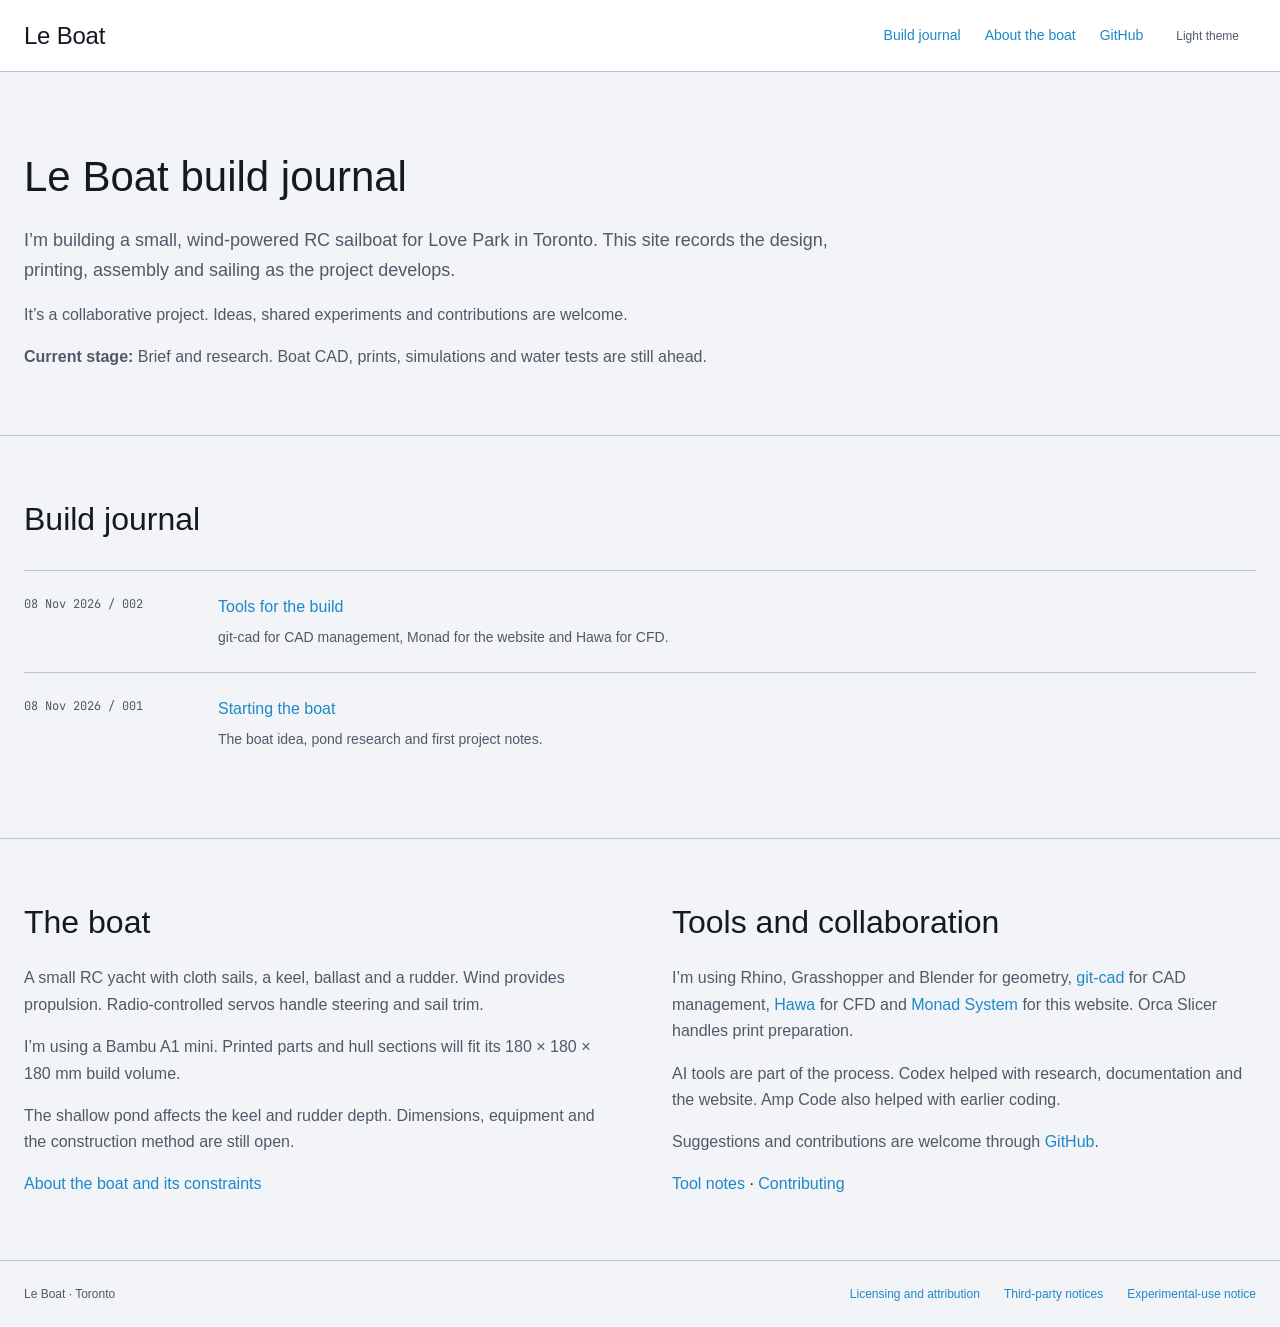
<file: docs/index.html>
<!doctype html>
<!-- SPDX-License-Identifier: PolyForm-Noncommercial-1.0.0
Required Notice: Copyright 2026 range-et and contributors. Le Boat — https://github.com/range-et/le-boat.
Prose: CC BY-NC-SA 4.0. Monad assets retain the MIT license. -->
<html lang="en"><head>
<meta charset="utf-8"><meta name="viewport" content="width=device-width,initial-scale=1">
<title>Le Boat — Build journal</title>
<meta name="description" content="My build journal for a small wind-powered RC sailboat for Love Park in Toronto. A collaborative project using CAD, home printing and AI tools.">
<link rel="stylesheet" href="assets/monad/monad.css"><link rel="stylesheet" href="assets/style.css">
</head><body>
<a class="skip" href="#content">Skip to content</a>
<header class="monad-header site-header"><a class="monad-header__name" href="index.html">Le Boat</a><nav aria-label="Main"><a href="#journal">Build journal</a><a href="reference/design-brief.html">About the boat</a><a href="https://github.com/range-et/le-boat">GitHub</a></nav><button class="atomos-btn atomos-btn--ghost atomos-btn--sm" type="button" data-mn-theme-toggle aria-label="Light theme" aria-pressed="false">Light theme</button></header>
<main id="content">
<section class="overview section"><div><h1>Le Boat build journal</h1><p class="intro">I’m building a small, wind-powered RC sailboat for Love Park in Toronto. This site records the design, printing, assembly and sailing as the project develops.</p><p>It’s a collaborative project. Ideas, shared experiments and contributions are welcome.</p><p><strong>Current stage:</strong> Brief and research. Boat CAD, prints, simulations and water tests are still ahead.</p></div></section>
<section class="section" id="journal"><h2>Build journal</h2><div class="journal-list"><a href="reference/2026-11-08-tools-and-language.html"><span class="date">08 Nov 2026 / 002</span><strong>Tools for the build</strong><span>git-cad for CAD management, Monad for the website and Hawa for CFD.</span></a><a href="reference/2026-11-08-project-foundation.html"><span class="date">08 Nov 2026 / 001</span><strong>Starting the boat</strong><span>The boat idea, pond research and first project notes.</span></a></div></section>
<section class="section two-columns" id="boat"><div><h2>The boat</h2><p>A small RC yacht with cloth sails, a keel, ballast and a rudder. Wind provides propulsion. Radio-controlled servos handle steering and sail trim.</p><p>I’m using a Bambu A1 mini. Printed parts and hull sections will fit its 180 × 180 × 180 mm build volume.</p><p>The shallow pond affects the keel and rudder depth. Dimensions, equipment and the construction method are still open.</p><a href="reference/design-brief.html">About the boat and its constraints</a></div><div><h2>Tools and collaboration</h2><p>I’m using Rhino, Grasshopper and Blender for geometry, <a href="https://github.com/range-et/git-cad">git-cad</a> for CAD management, <a href="https://github.com/range-et/hawa-cfd">Hawa</a> for CFD and <a href="https://github.com/range-et/monad_system">Monad System</a> for this website. Orca Slicer handles print preparation.</p><p>AI tools are part of the process. Codex helped with research, documentation and the website. Amp Code also helped with earlier coding.</p><p>Suggestions and contributions are welcome through <a href="https://github.com/range-et/le-boat/issues">GitHub</a>.</p><a href="reference/tools-and-optimization.html">Tool notes</a> · <a href="reference/CONTRIBUTING.html">Contributing</a></div></section>
</main><footer><span>Le Boat · Toronto</span><a href="reference/LICENSE.html">Licensing and attribution</a><a href="reference/THIRD_PARTY_NOTICES.html">Third-party notices</a><a href="reference/DISCLAIMER.html">Experimental-use notice</a></footer>
<script src="assets/monad/monad.js"></script></body></html>
</file>
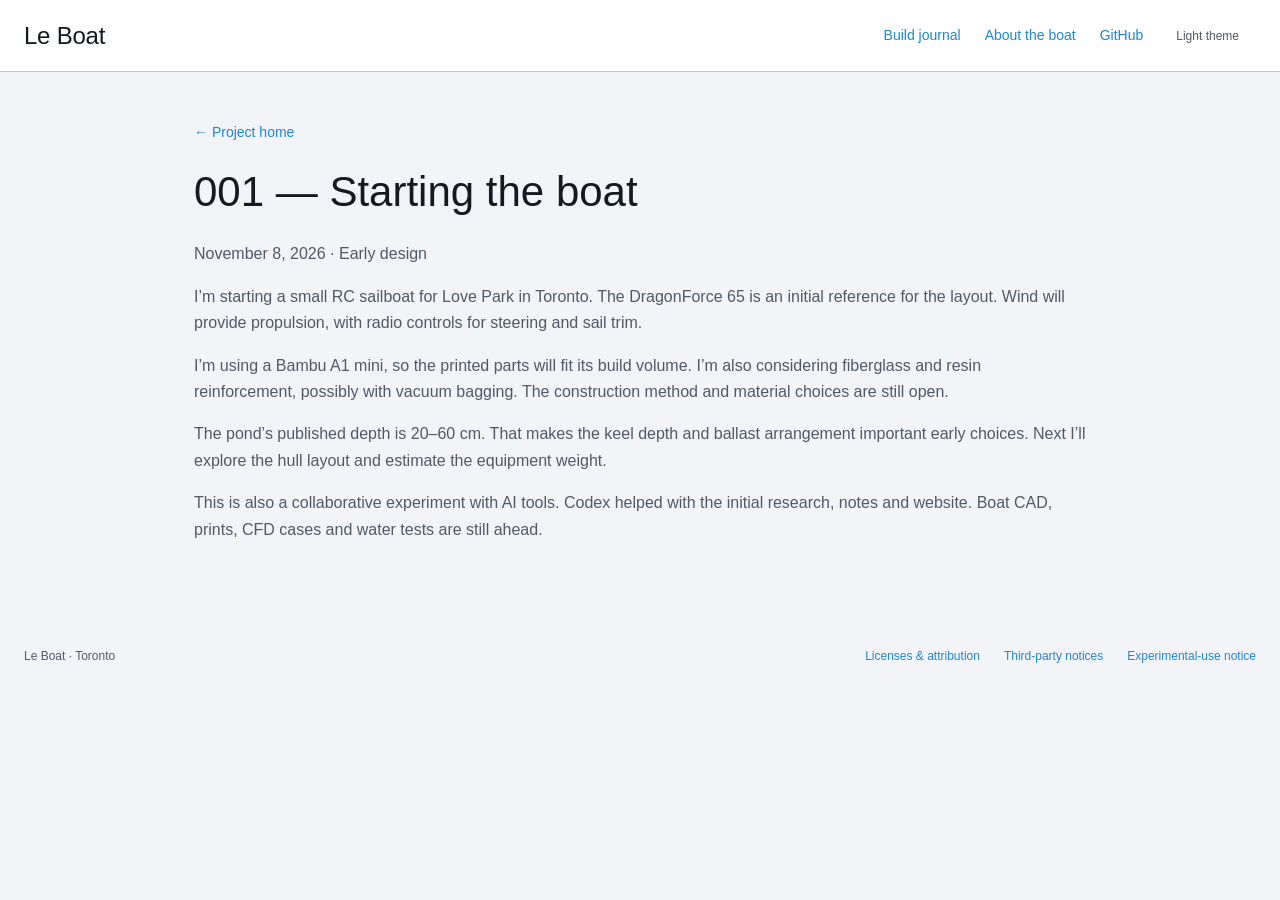
<file: docs/reference/2026-11-08-project-foundation.html>
<!doctype html>
<!-- Required Notice: Copyright 2026 range-et and contributors. Le Boat — https://github.com/range-et/le-boat. Software licensed under PolyForm Noncommercial 1.0.0. -->
<html lang="en"><head><meta charset="utf-8"><meta name="viewport" content="width=device-width,initial-scale=1">
<title>001 — Starting the boat · Le Boat</title><meta name="description" content="001 — Starting the boat — the experimental Le Boat design and build record.">
<link rel="stylesheet" href="../assets/monad/monad.css"><link rel="stylesheet" href="../assets/style.css"></head><body>
<a class="skip" href="#content">Skip to content</a>
<header class="monad-header site-header"><a class="monad-header__name" href="../index.html">Le Boat</a><nav aria-label="Main"><a href="../index.html#journal">Build journal</a><a href="design-brief.html">About the boat</a><a href="https://github.com/range-et/le-boat">GitHub</a></nav><button class="atomos-btn atomos-btn--ghost atomos-btn--sm" type="button" data-mn-theme-toggle aria-label="Light theme" aria-pressed="false">Light theme</button></header>
<main id="content" class="document"><a class="back" href="../index.html">← Project home</a><h1>001 — Starting the boat</h1>
<p>November 8, 2026 · Early design</p>
<p>I’m starting a small RC sailboat for Love Park in Toronto.
The DragonForce 65 is an initial reference for the layout.
Wind will provide propulsion, with radio controls for steering and sail trim.</p>
<p>I’m using a Bambu A1 mini, so the printed parts will fit its build volume.
I’m also considering fiberglass and resin reinforcement, possibly with vacuum bagging.
The construction method and material choices are still open.</p>
<p>The pond’s published depth is 20–60 cm.
That makes the keel depth and ballast arrangement important early choices.
Next I’ll explore the hull layout and estimate the equipment weight.</p>
<p>This is also a collaborative experiment with AI tools.
Codex helped with the initial research, notes and website.
Boat CAD, prints, CFD cases and water tests are still ahead.</p></main>
<footer><span>Le Boat · Toronto</span><a href="LICENSE.html">Licenses & attribution</a><a href="THIRD_PARTY_NOTICES.html">Third-party notices</a><a href="DISCLAIMER.html">Experimental-use notice</a></footer>
<script src="../assets/monad/monad.js"></script>
</body></html>
</file>
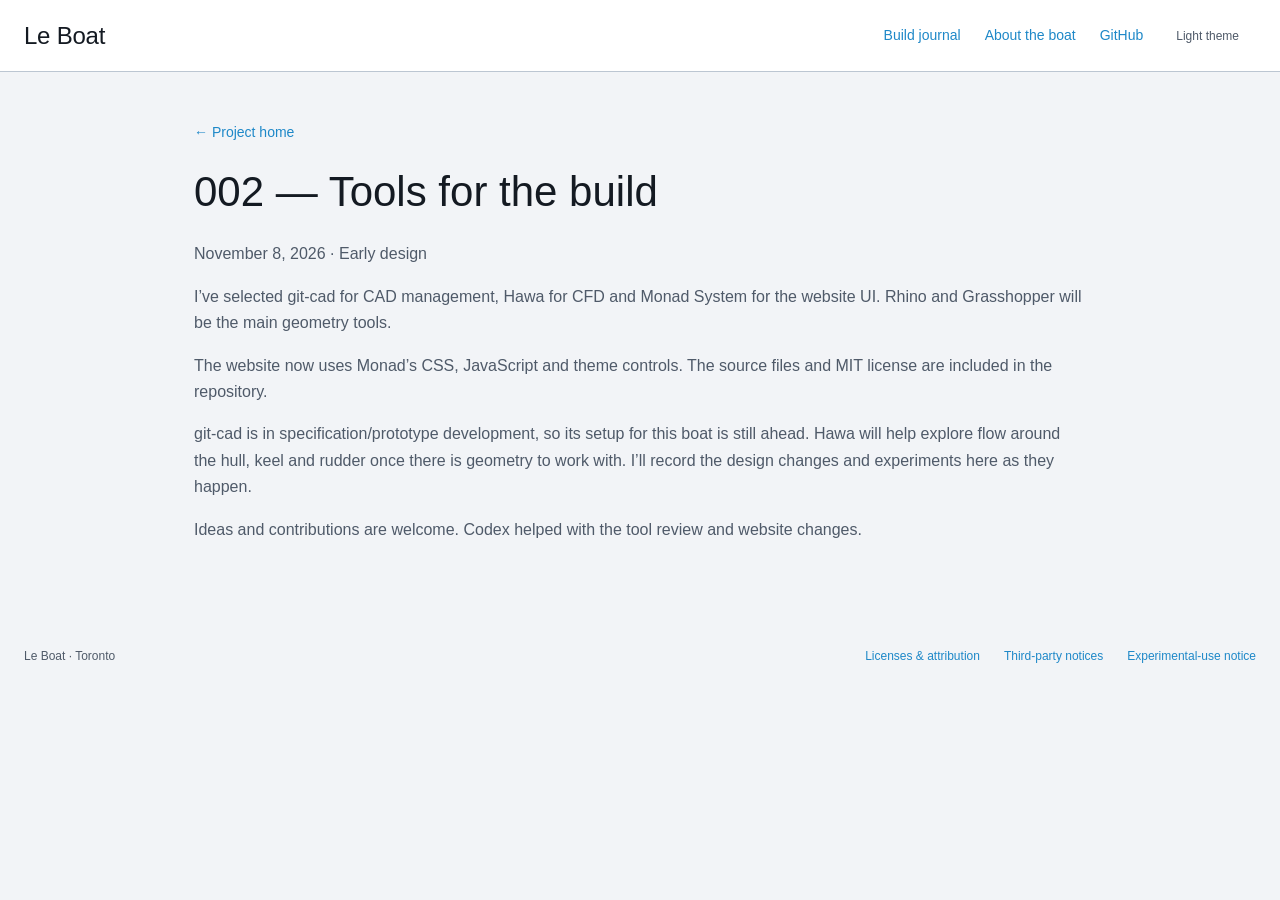
<file: docs/reference/2026-11-08-tools-and-language.html>
<!doctype html>
<!-- Required Notice: Copyright 2026 range-et and contributors. Le Boat — https://github.com/range-et/le-boat. Software licensed under PolyForm Noncommercial 1.0.0. -->
<html lang="en"><head><meta charset="utf-8"><meta name="viewport" content="width=device-width,initial-scale=1">
<title>002 — Tools for the build · Le Boat</title><meta name="description" content="002 — Tools for the build — the experimental Le Boat design and build record.">
<link rel="stylesheet" href="../assets/monad/monad.css"><link rel="stylesheet" href="../assets/style.css"></head><body>
<a class="skip" href="#content">Skip to content</a>
<header class="monad-header site-header"><a class="monad-header__name" href="../index.html">Le Boat</a><nav aria-label="Main"><a href="../index.html#journal">Build journal</a><a href="design-brief.html">About the boat</a><a href="https://github.com/range-et/le-boat">GitHub</a></nav><button class="atomos-btn atomos-btn--ghost atomos-btn--sm" type="button" data-mn-theme-toggle aria-label="Light theme" aria-pressed="false">Light theme</button></header>
<main id="content" class="document"><a class="back" href="../index.html">← Project home</a><h1>002 — Tools for the build</h1>
<p>November 8, 2026 · Early design</p>
<p>I’ve selected git-cad for CAD management, Hawa for CFD and Monad System for the website UI.
Rhino and Grasshopper will be the main geometry tools.</p>
<p>The website now uses Monad’s CSS, JavaScript and theme controls.
The source files and MIT license are included in the repository.</p>
<p>git-cad is in specification/prototype development, so its setup for this boat is still ahead.
Hawa will help explore flow around the hull, keel and rudder once there is geometry to work with.
I’ll record the design changes and experiments here as they happen.</p>
<p>Ideas and contributions are welcome.
Codex helped with the tool review and website changes.</p></main>
<footer><span>Le Boat · Toronto</span><a href="LICENSE.html">Licenses & attribution</a><a href="THIRD_PARTY_NOTICES.html">Third-party notices</a><a href="DISCLAIMER.html">Experimental-use notice</a></footer>
<script src="../assets/monad/monad.js"></script>
</body></html>
</file>
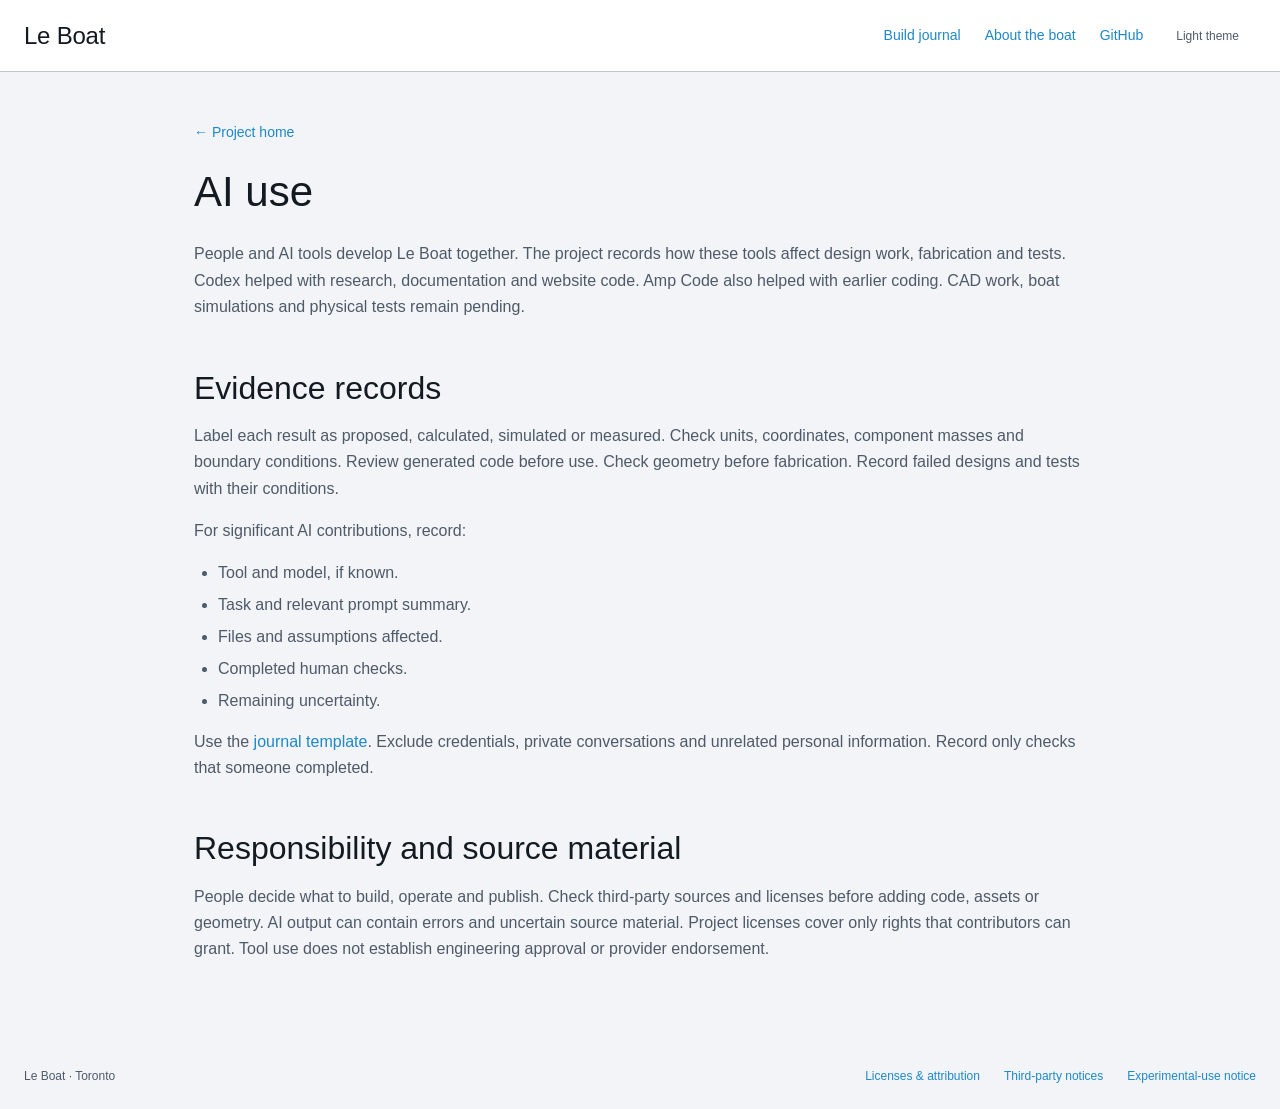
<file: docs/reference/ai-co-creation.html>
<!doctype html>
<!-- Required Notice: Copyright 2026 range-et and contributors. Le Boat — https://github.com/range-et/le-boat. Software licensed under PolyForm Noncommercial 1.0.0. -->
<html lang="en"><head><meta charset="utf-8"><meta name="viewport" content="width=device-width,initial-scale=1">
<title>AI use · Le Boat</title><meta name="description" content="AI use — the experimental Le Boat design and build record.">
<link rel="stylesheet" href="../assets/monad/monad.css"><link rel="stylesheet" href="../assets/style.css"></head><body>
<a class="skip" href="#content">Skip to content</a>
<header class="monad-header site-header"><a class="monad-header__name" href="../index.html">Le Boat</a><nav aria-label="Main"><a href="../index.html#journal">Build journal</a><a href="design-brief.html">About the boat</a><a href="https://github.com/range-et/le-boat">GitHub</a></nav><button class="atomos-btn atomos-btn--ghost atomos-btn--sm" type="button" data-mn-theme-toggle aria-label="Light theme" aria-pressed="false">Light theme</button></header>
<main id="content" class="document"><a class="back" href="../index.html">← Project home</a><h1>AI use</h1>
<p>People and AI tools develop Le Boat together.
The project records how these tools affect design work, fabrication and tests.
Codex helped with research, documentation and website code.
Amp Code also helped with earlier coding.
CAD work, boat simulations and physical tests remain pending.</p>
<h2>Evidence records</h2>
<p>Label each result as proposed, calculated, simulated or measured.
Check units, coordinates, component masses and boundary conditions.
Review generated code before use.
Check geometry before fabrication.
Record failed designs and tests with their conditions.</p>
<p>For significant AI contributions, record:</p>
<ul>
<li>Tool and model, if known.</li>
<li>Task and relevant prompt summary.</li>
<li>Files and assumptions affected.</li>
<li>Completed human checks.</li>
<li>Remaining uncertainty.</li>
</ul>
<p>Use the <a href="journal-entry.html">journal template</a>.
Exclude credentials, private conversations and unrelated personal information.
Record only checks that someone completed.</p>
<h2>Responsibility and source material</h2>
<p>People decide what to build, operate and publish.
Check third-party sources and licenses before adding code, assets or geometry.
AI output can contain errors and uncertain source material.
Project licenses cover only rights that contributors can grant.
Tool use does not establish engineering approval or provider endorsement.</p></main>
<footer><span>Le Boat · Toronto</span><a href="LICENSE.html">Licenses & attribution</a><a href="THIRD_PARTY_NOTICES.html">Third-party notices</a><a href="DISCLAIMER.html">Experimental-use notice</a></footer>
<script src="../assets/monad/monad.js"></script>
</body></html>
</file>
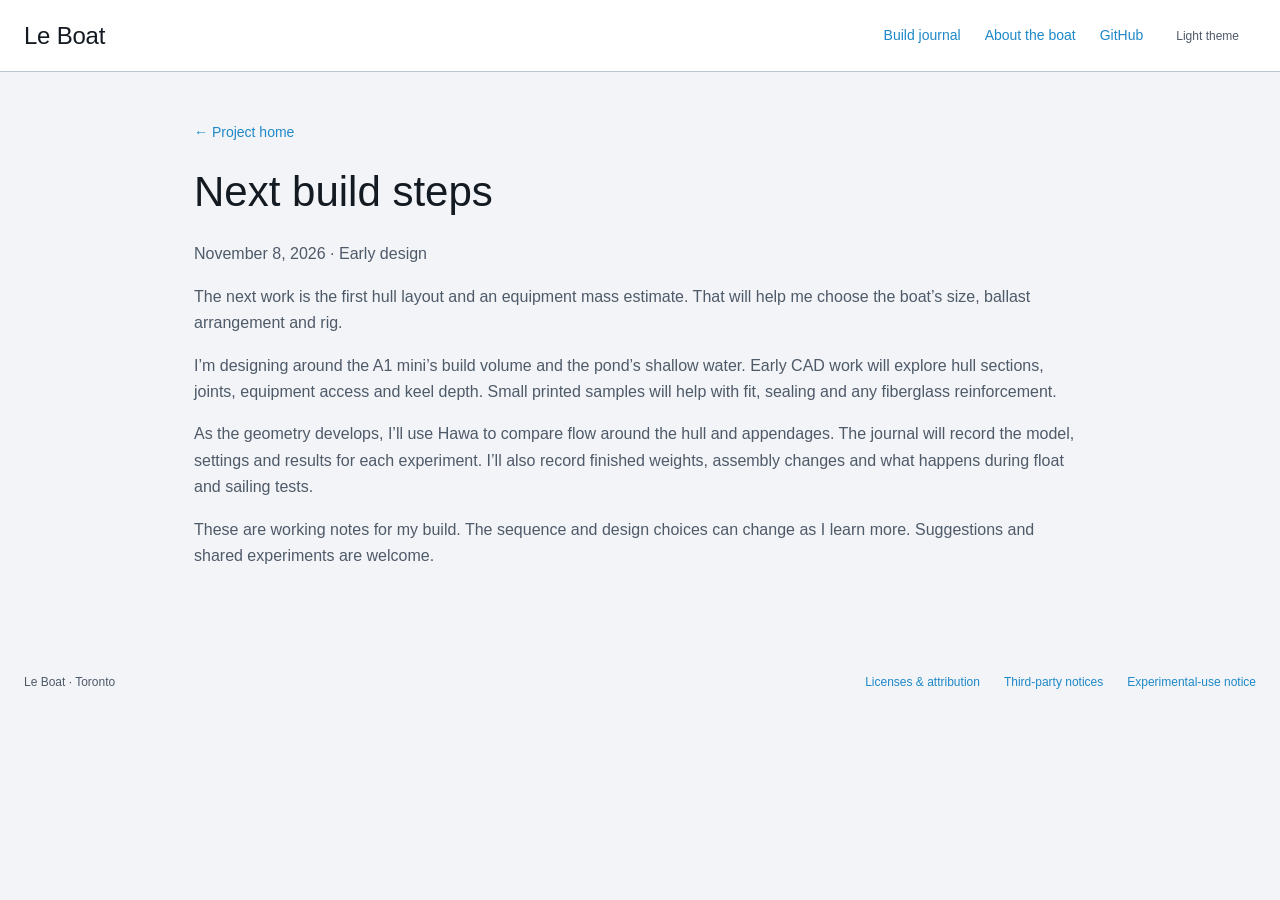
<file: docs/reference/build-plan.html>
<!doctype html>
<!-- Required Notice: Copyright 2026 range-et and contributors. Le Boat — https://github.com/range-et/le-boat. Software licensed under PolyForm Noncommercial 1.0.0. -->
<html lang="en"><head><meta charset="utf-8"><meta name="viewport" content="width=device-width,initial-scale=1">
<title>Next build steps · Le Boat</title><meta name="description" content="Next build steps — the experimental Le Boat design and build record.">
<link rel="stylesheet" href="../assets/monad/monad.css"><link rel="stylesheet" href="../assets/style.css"></head><body>
<a class="skip" href="#content">Skip to content</a>
<header class="monad-header site-header"><a class="monad-header__name" href="../index.html">Le Boat</a><nav aria-label="Main"><a href="../index.html#journal">Build journal</a><a href="design-brief.html">About the boat</a><a href="https://github.com/range-et/le-boat">GitHub</a></nav><button class="atomos-btn atomos-btn--ghost atomos-btn--sm" type="button" data-mn-theme-toggle aria-label="Light theme" aria-pressed="false">Light theme</button></header>
<main id="content" class="document"><a class="back" href="../index.html">← Project home</a><h1>Next build steps</h1>
<p>November 8, 2026 · Early design</p>
<p>The next work is the first hull layout and an equipment mass estimate.
That will help me choose the boat’s size, ballast arrangement and rig.</p>
<p>I’m designing around the A1 mini’s build volume and the pond’s shallow water.
Early CAD work will explore hull sections, joints, equipment access and keel depth.
Small printed samples will help with fit, sealing and any fiberglass reinforcement.</p>
<p>As the geometry develops, I’ll use Hawa to compare flow around the hull and appendages.
The journal will record the model, settings and results for each experiment.
I’ll also record finished weights, assembly changes and what happens during float and sailing tests.</p>
<p>These are working notes for my build.
The sequence and design choices can change as I learn more.
Suggestions and shared experiments are welcome.</p></main>
<footer><span>Le Boat · Toronto</span><a href="LICENSE.html">Licenses & attribution</a><a href="THIRD_PARTY_NOTICES.html">Third-party notices</a><a href="DISCLAIMER.html">Experimental-use notice</a></footer>
<script src="../assets/monad/monad.js"></script>
</body></html>
</file>
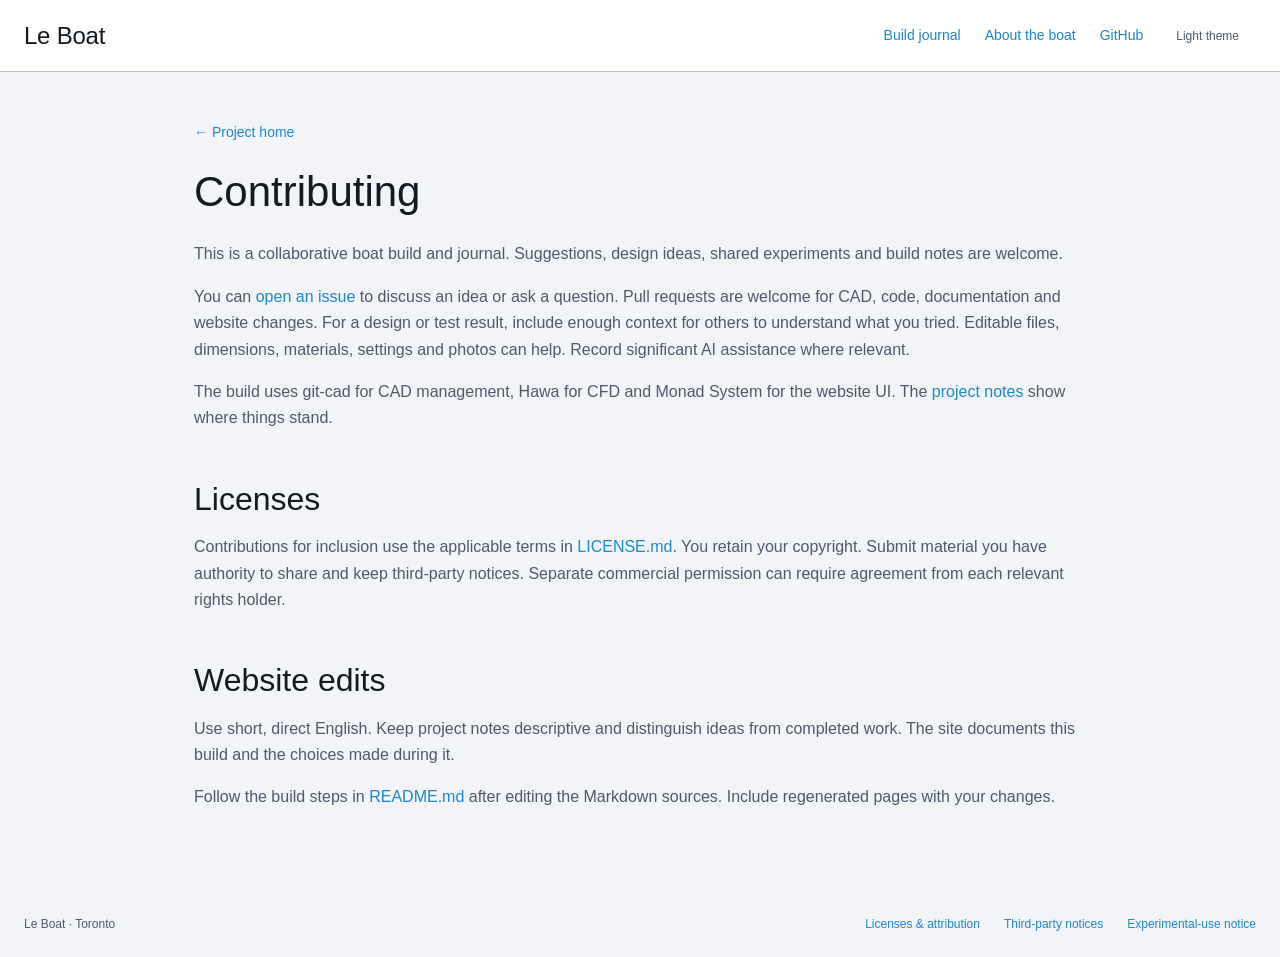
<file: docs/reference/CONTRIBUTING.html>
<!doctype html>
<!-- Required Notice: Copyright 2026 range-et and contributors. Le Boat — https://github.com/range-et/le-boat. Software licensed under PolyForm Noncommercial 1.0.0. -->
<html lang="en"><head><meta charset="utf-8"><meta name="viewport" content="width=device-width,initial-scale=1">
<title>Contributing · Le Boat</title><meta name="description" content="Contributing — the experimental Le Boat design and build record.">
<link rel="stylesheet" href="../assets/monad/monad.css"><link rel="stylesheet" href="../assets/style.css"></head><body>
<a class="skip" href="#content">Skip to content</a>
<header class="monad-header site-header"><a class="monad-header__name" href="../index.html">Le Boat</a><nav aria-label="Main"><a href="../index.html#journal">Build journal</a><a href="design-brief.html">About the boat</a><a href="https://github.com/range-et/le-boat">GitHub</a></nav><button class="atomos-btn atomos-btn--ghost atomos-btn--sm" type="button" data-mn-theme-toggle aria-label="Light theme" aria-pressed="false">Light theme</button></header>
<main id="content" class="document"><a class="back" href="../index.html">← Project home</a><h1>Contributing</h1>
<p>This is a collaborative boat build and journal.
Suggestions, design ideas, shared experiments and build notes are welcome.</p>
<p>You can <a href="https://github.com/range-et/le-boat/issues">open an issue</a> to discuss an idea or ask a question.
Pull requests are welcome for CAD, code, documentation and website changes.
For a design or test result, include enough context for others to understand what you tried.
Editable files, dimensions, materials, settings and photos can help.
Record significant AI assistance where relevant.</p>
<p>The build uses git-cad for CAD management, Hawa for CFD and Monad System for the website UI.
The <a href="decisions.html">project notes</a> show where things stand.</p>
<h2>Licenses</h2>
<p>Contributions for inclusion use the applicable terms in <a href="LICENSE.html">LICENSE.md</a>.
You retain your copyright.
Submit material you have authority to share and keep third-party notices.
Separate commercial permission can require agreement from each relevant rights holder.</p>
<h2>Website edits</h2>
<p>Use short, direct English.
Keep project notes descriptive and distinguish ideas from completed work.
The site documents this build and the choices made during it.</p>
<p>Follow the build steps in <a href="README.html">README.md</a> after editing the Markdown sources.
Include regenerated pages with your changes.</p></main>
<footer><span>Le Boat · Toronto</span><a href="LICENSE.html">Licenses & attribution</a><a href="THIRD_PARTY_NOTICES.html">Third-party notices</a><a href="DISCLAIMER.html">Experimental-use notice</a></footer>
<script src="../assets/monad/monad.js"></script>
</body></html>
</file>
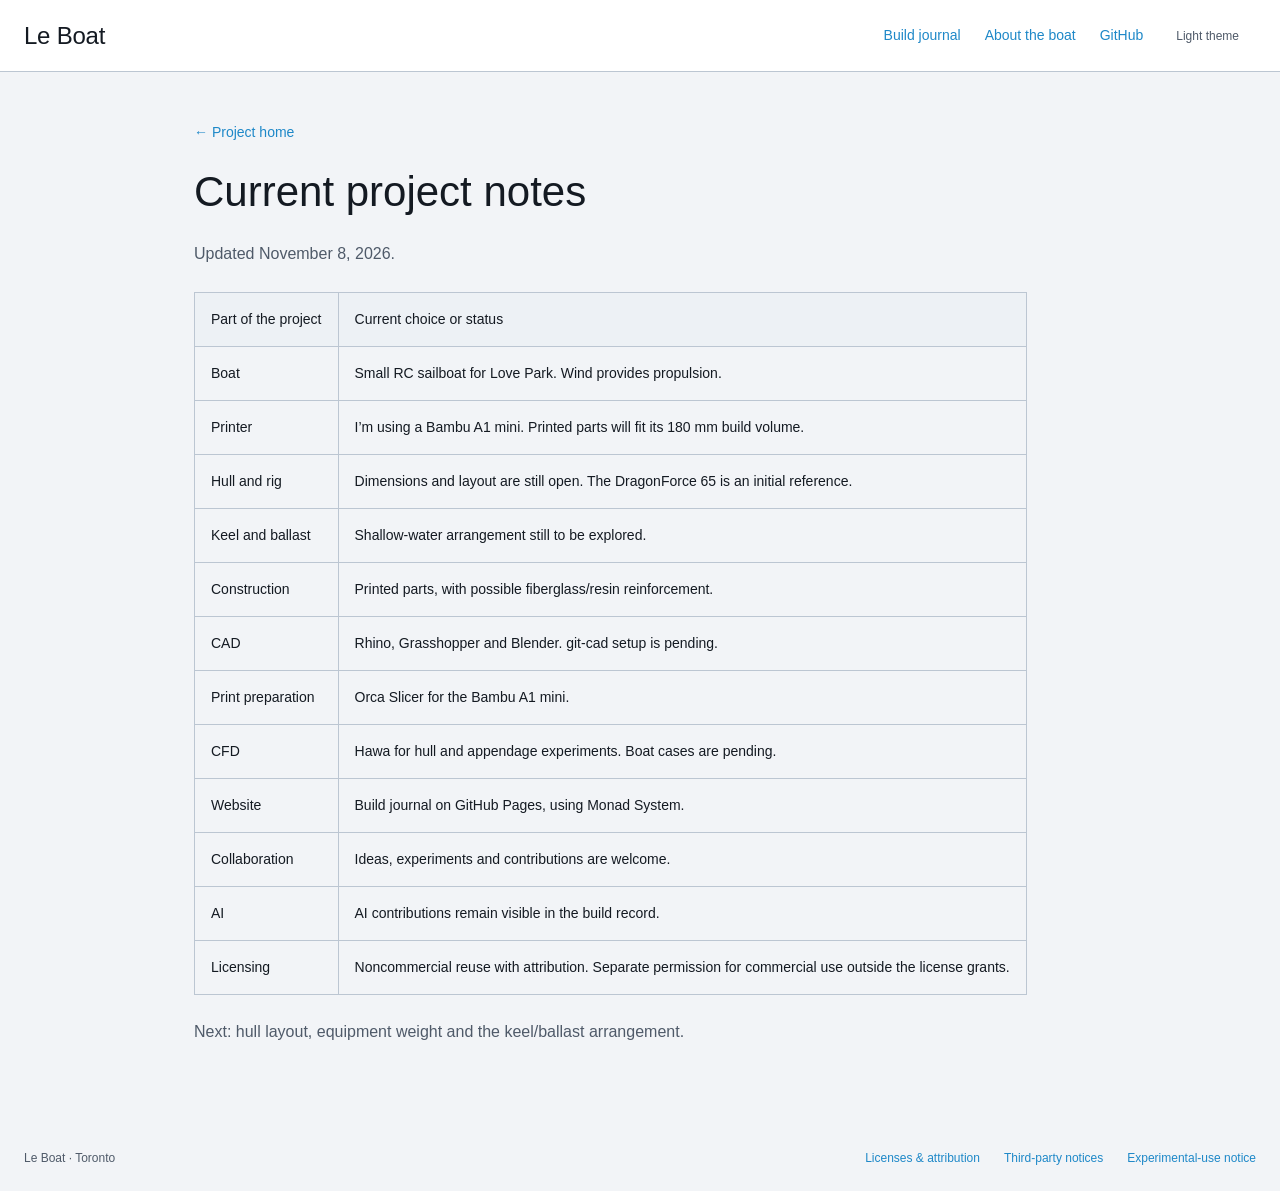
<file: docs/reference/decisions.html>
<!doctype html>
<!-- Required Notice: Copyright 2026 range-et and contributors. Le Boat — https://github.com/range-et/le-boat. Software licensed under PolyForm Noncommercial 1.0.0. -->
<html lang="en"><head><meta charset="utf-8"><meta name="viewport" content="width=device-width,initial-scale=1">
<title>Current project notes · Le Boat</title><meta name="description" content="Current project notes — the experimental Le Boat design and build record.">
<link rel="stylesheet" href="../assets/monad/monad.css"><link rel="stylesheet" href="../assets/style.css"></head><body>
<a class="skip" href="#content">Skip to content</a>
<header class="monad-header site-header"><a class="monad-header__name" href="../index.html">Le Boat</a><nav aria-label="Main"><a href="../index.html#journal">Build journal</a><a href="design-brief.html">About the boat</a><a href="https://github.com/range-et/le-boat">GitHub</a></nav><button class="atomos-btn atomos-btn--ghost atomos-btn--sm" type="button" data-mn-theme-toggle aria-label="Light theme" aria-pressed="false">Light theme</button></header>
<main id="content" class="document"><a class="back" href="../index.html">← Project home</a><h1>Current project notes</h1>
<p>Updated November 8, 2026.</p>
<table>
<thead>
<tr>
<th>Part of the project</th>
<th>Current choice or status</th>
</tr>
</thead>
<tbody>
<tr>
<td>Boat</td>
<td>Small RC sailboat for Love Park. Wind provides propulsion.</td>
</tr>
<tr>
<td>Printer</td>
<td>I’m using a Bambu A1 mini. Printed parts will fit its 180 mm build volume.</td>
</tr>
<tr>
<td>Hull and rig</td>
<td>Dimensions and layout are still open. The DragonForce 65 is an initial reference.</td>
</tr>
<tr>
<td>Keel and ballast</td>
<td>Shallow-water arrangement still to be explored.</td>
</tr>
<tr>
<td>Construction</td>
<td>Printed parts, with possible fiberglass/resin reinforcement.</td>
</tr>
<tr>
<td>CAD</td>
<td>Rhino, Grasshopper and Blender. git-cad setup is pending.</td>
</tr>
<tr>
<td>Print preparation</td>
<td>Orca Slicer for the Bambu A1 mini.</td>
</tr>
<tr>
<td>CFD</td>
<td>Hawa for hull and appendage experiments. Boat cases are pending.</td>
</tr>
<tr>
<td>Website</td>
<td>Build journal on GitHub Pages, using Monad System.</td>
</tr>
<tr>
<td>Collaboration</td>
<td>Ideas, experiments and contributions are welcome.</td>
</tr>
<tr>
<td>AI</td>
<td>AI contributions remain visible in the build record.</td>
</tr>
<tr>
<td>Licensing</td>
<td>Noncommercial reuse with attribution. Separate permission for commercial use outside the license grants.</td>
</tr>
</tbody>
</table>
<p>Next: hull layout, equipment weight and the keel/ballast arrangement.</p></main>
<footer><span>Le Boat · Toronto</span><a href="LICENSE.html">Licenses & attribution</a><a href="THIRD_PARTY_NOTICES.html">Third-party notices</a><a href="DISCLAIMER.html">Experimental-use notice</a></footer>
<script src="../assets/monad/monad.js"></script>
</body></html>
</file>
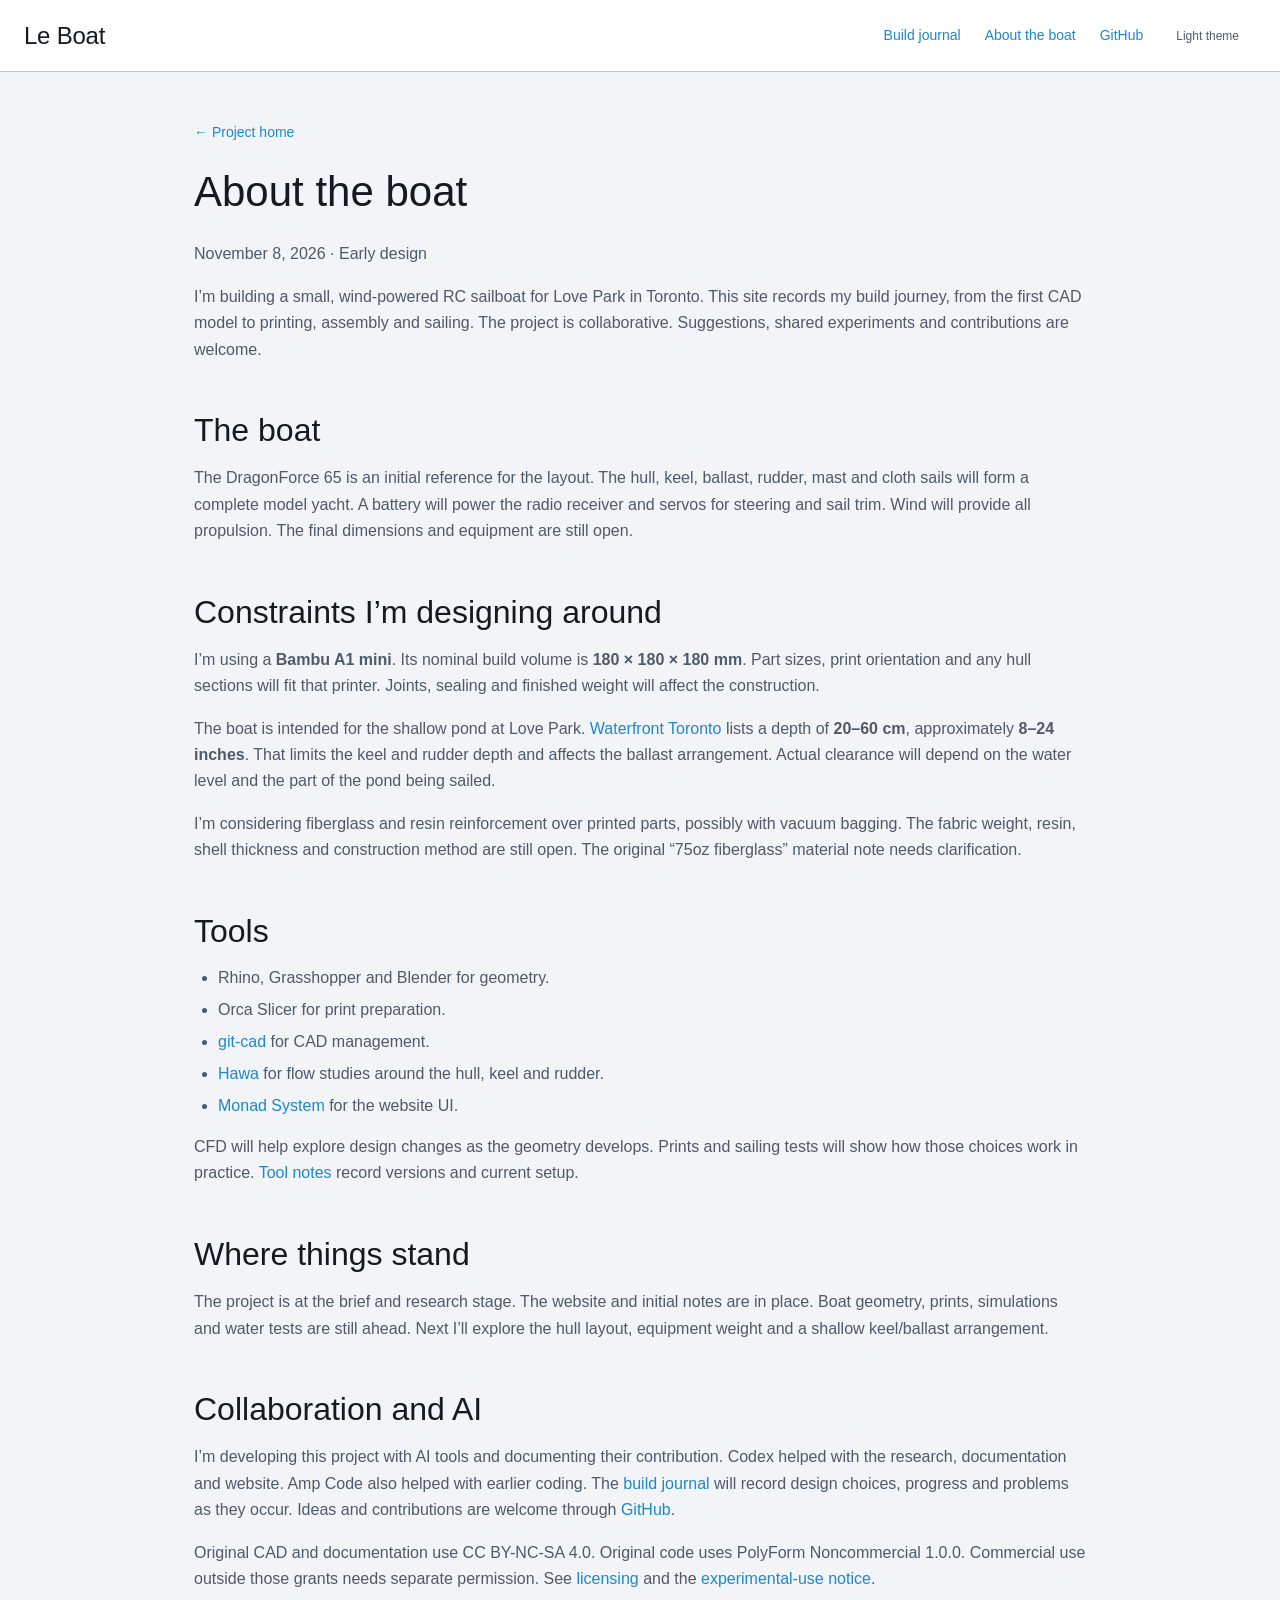
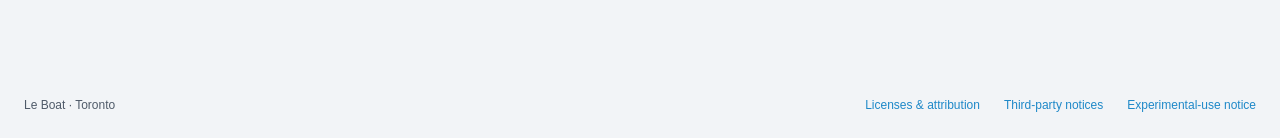
<file: docs/reference/design-brief.html>
<!doctype html>
<!-- Required Notice: Copyright 2026 range-et and contributors. Le Boat — https://github.com/range-et/le-boat. Software licensed under PolyForm Noncommercial 1.0.0. -->
<html lang="en"><head><meta charset="utf-8"><meta name="viewport" content="width=device-width,initial-scale=1">
<title>About the boat · Le Boat</title><meta name="description" content="About the boat — the experimental Le Boat design and build record.">
<link rel="stylesheet" href="../assets/monad/monad.css"><link rel="stylesheet" href="../assets/style.css"></head><body>
<a class="skip" href="#content">Skip to content</a>
<header class="monad-header site-header"><a class="monad-header__name" href="../index.html">Le Boat</a><nav aria-label="Main"><a href="../index.html#journal">Build journal</a><a href="design-brief.html">About the boat</a><a href="https://github.com/range-et/le-boat">GitHub</a></nav><button class="atomos-btn atomos-btn--ghost atomos-btn--sm" type="button" data-mn-theme-toggle aria-label="Light theme" aria-pressed="false">Light theme</button></header>
<main id="content" class="document"><a class="back" href="../index.html">← Project home</a><h1>About the boat</h1>
<p>November 8, 2026 · Early design</p>
<p>I’m building a small, wind-powered RC sailboat for Love Park in Toronto.
This site records my build journey, from the first CAD model to printing, assembly and sailing.
The project is collaborative. Suggestions, shared experiments and contributions are welcome.</p>
<h2>The boat</h2>
<p>The DragonForce 65 is an initial reference for the layout.
The hull, keel, ballast, rudder, mast and cloth sails will form a complete model yacht.
A battery will power the radio receiver and servos for steering and sail trim.
Wind will provide all propulsion.
The final dimensions and equipment are still open.</p>
<h2>Constraints I’m designing around</h2>
<p>I’m using a <strong>Bambu A1 mini</strong>.
Its nominal build volume is <strong>180 × 180 × 180 mm</strong>.
Part sizes, print orientation and any hull sections will fit that printer.
Joints, sealing and finished weight will affect the construction.</p>
<p>The boat is intended for the shallow pond at Love Park.
<a href="https://www.waterfrontoronto.ca/sites/default/files/2023-06/Love%20Park%20Fact%20Sheet_0.pdf">Waterfront Toronto</a> lists a depth of <strong>20–60 cm</strong>, approximately <strong>8–24 inches</strong>.
That limits the keel and rudder depth and affects the ballast arrangement.
Actual clearance will depend on the water level and the part of the pond being sailed.</p>
<p>I’m considering fiberglass and resin reinforcement over printed parts, possibly with vacuum bagging.
The fabric weight, resin, shell thickness and construction method are still open.
The original “75oz fiberglass” material note needs clarification.</p>
<h2>Tools</h2>
<ul>
<li>Rhino, Grasshopper and Blender for geometry.</li>
<li>Orca Slicer for print preparation.</li>
<li><a href="https://github.com/range-et/git-cad">git-cad</a> for CAD management.</li>
<li><a href="https://github.com/range-et/hawa-cfd">Hawa</a> for flow studies around the hull, keel and rudder.</li>
<li><a href="https://github.com/range-et/monad_system">Monad System</a> for the website UI.</li>
</ul>
<p>CFD will help explore design changes as the geometry develops.
Prints and sailing tests will show how those choices work in practice.
<a href="tools-and-optimization.html">Tool notes</a> record versions and current setup.</p>
<h2>Where things stand</h2>
<p>The project is at the brief and research stage.
The website and initial notes are in place.
Boat geometry, prints, simulations and water tests are still ahead.
Next I’ll explore the hull layout, equipment weight and a shallow keel/ballast arrangement.</p>
<h2>Collaboration and AI</h2>
<p>I’m developing this project with AI tools and documenting their contribution.
Codex helped with the research, documentation and website.
Amp Code also helped with earlier coding.
The <a href="2026-11-08-project-foundation.html">build journal</a> will record design choices, progress and problems as they occur.
Ideas and contributions are welcome through <a href="https://github.com/range-et/le-boat/issues">GitHub</a>.</p>
<p>Original CAD and documentation use CC BY-NC-SA 4.0.
Original code uses PolyForm Noncommercial 1.0.0.
Commercial use outside those grants needs separate permission.
See <a href="LICENSE.html">licensing</a> and the <a href="DISCLAIMER.html">experimental-use notice</a>.</p></main>
<footer><span>Le Boat · Toronto</span><a href="LICENSE.html">Licenses & attribution</a><a href="THIRD_PARTY_NOTICES.html">Third-party notices</a><a href="DISCLAIMER.html">Experimental-use notice</a></footer>
<script src="../assets/monad/monad.js"></script>
</body></html>
</file>
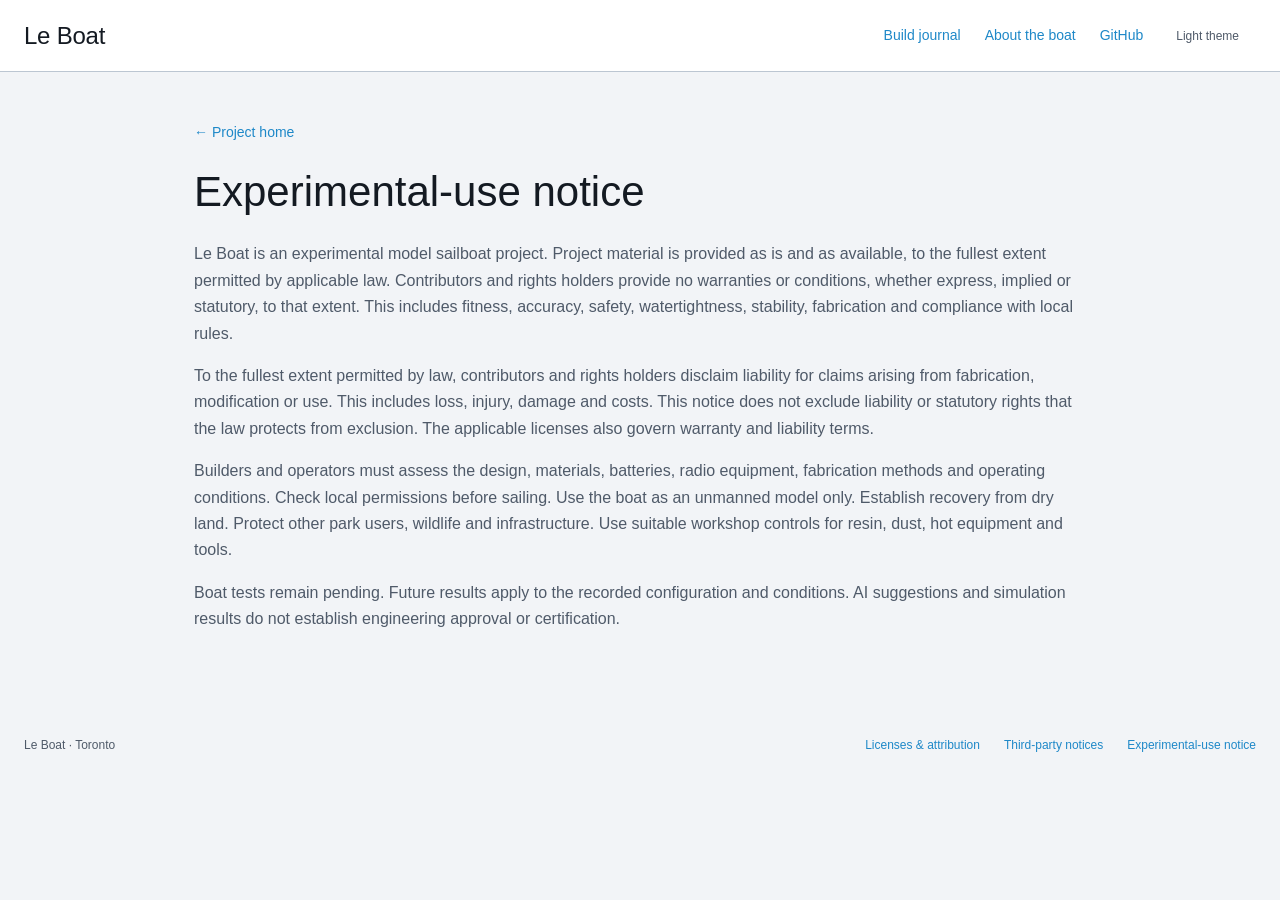
<file: docs/reference/DISCLAIMER.html>
<!doctype html>
<!-- Required Notice: Copyright 2026 range-et and contributors. Le Boat — https://github.com/range-et/le-boat. Software licensed under PolyForm Noncommercial 1.0.0. -->
<html lang="en"><head><meta charset="utf-8"><meta name="viewport" content="width=device-width,initial-scale=1">
<title>Experimental-use notice · Le Boat</title><meta name="description" content="Experimental-use notice — the experimental Le Boat design and build record.">
<link rel="stylesheet" href="../assets/monad/monad.css"><link rel="stylesheet" href="../assets/style.css"></head><body>
<a class="skip" href="#content">Skip to content</a>
<header class="monad-header site-header"><a class="monad-header__name" href="../index.html">Le Boat</a><nav aria-label="Main"><a href="../index.html#journal">Build journal</a><a href="design-brief.html">About the boat</a><a href="https://github.com/range-et/le-boat">GitHub</a></nav><button class="atomos-btn atomos-btn--ghost atomos-btn--sm" type="button" data-mn-theme-toggle aria-label="Light theme" aria-pressed="false">Light theme</button></header>
<main id="content" class="document"><a class="back" href="../index.html">← Project home</a><h1>Experimental-use notice</h1>
<p>Le Boat is an experimental model sailboat project.
Project material is provided as is and as available, to the fullest extent permitted by applicable law.
Contributors and rights holders provide no warranties or conditions, whether express, implied or statutory, to that extent.
This includes fitness, accuracy, safety, watertightness, stability, fabrication and compliance with local rules.</p>
<p>To the fullest extent permitted by law, contributors and rights holders disclaim liability for claims arising from fabrication, modification or use.
This includes loss, injury, damage and costs.
This notice does not exclude liability or statutory rights that the law protects from exclusion.
The applicable licenses also govern warranty and liability terms.</p>
<p>Builders and operators must assess the design, materials, batteries, radio equipment, fabrication methods and operating conditions.
Check local permissions before sailing.
Use the boat as an unmanned model only.
Establish recovery from dry land.
Protect other park users, wildlife and infrastructure.
Use suitable workshop controls for resin, dust, hot equipment and tools.</p>
<p>Boat tests remain pending.
Future results apply to the recorded configuration and conditions.
AI suggestions and simulation results do not establish engineering approval or certification.</p></main>
<footer><span>Le Boat · Toronto</span><a href="LICENSE.html">Licenses & attribution</a><a href="THIRD_PARTY_NOTICES.html">Third-party notices</a><a href="DISCLAIMER.html">Experimental-use notice</a></footer>
<script src="../assets/monad/monad.js"></script>
</body></html>
</file>
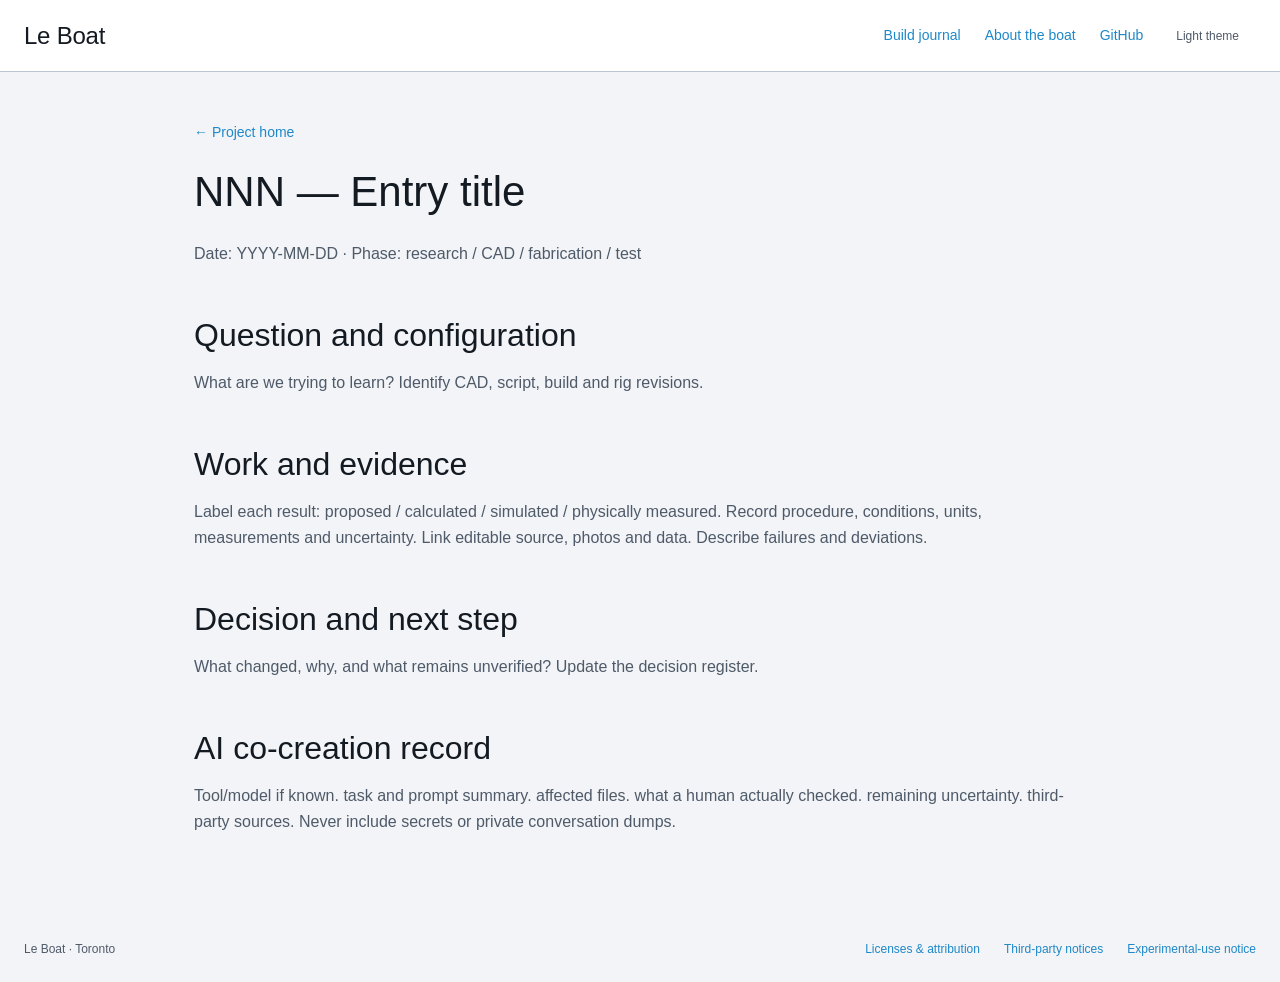
<file: docs/reference/journal-entry.html>
<!doctype html>
<!-- Required Notice: Copyright 2026 range-et and contributors. Le Boat — https://github.com/range-et/le-boat. Software licensed under PolyForm Noncommercial 1.0.0. -->
<html lang="en"><head><meta charset="utf-8"><meta name="viewport" content="width=device-width,initial-scale=1">
<title>NNN — Entry title · Le Boat</title><meta name="description" content="NNN — Entry title — the experimental Le Boat design and build record.">
<link rel="stylesheet" href="../assets/monad/monad.css"><link rel="stylesheet" href="../assets/style.css"></head><body>
<a class="skip" href="#content">Skip to content</a>
<header class="monad-header site-header"><a class="monad-header__name" href="../index.html">Le Boat</a><nav aria-label="Main"><a href="../index.html#journal">Build journal</a><a href="design-brief.html">About the boat</a><a href="https://github.com/range-et/le-boat">GitHub</a></nav><button class="atomos-btn atomos-btn--ghost atomos-btn--sm" type="button" data-mn-theme-toggle aria-label="Light theme" aria-pressed="false">Light theme</button></header>
<main id="content" class="document"><a class="back" href="../index.html">← Project home</a><h1>NNN — Entry title</h1>
<p>Date: YYYY-MM-DD · Phase: research / CAD / fabrication / test</p>
<h2>Question and configuration</h2>
<p>What are we trying to learn? Identify CAD, script, build and rig revisions.</p>
<h2>Work and evidence</h2>
<p>Label each result: proposed / calculated / simulated / physically measured. Record procedure, conditions, units, measurements and uncertainty. Link editable source, photos and data. Describe failures and deviations.</p>
<h2>Decision and next step</h2>
<p>What changed, why, and what remains unverified? Update the decision register.</p>
<h2>AI co-creation record</h2>
<p>Tool/model if known. task and prompt summary. affected files. what a human actually checked. remaining uncertainty. third-party sources. Never include secrets or private conversation dumps.</p></main>
<footer><span>Le Boat · Toronto</span><a href="LICENSE.html">Licenses & attribution</a><a href="THIRD_PARTY_NOTICES.html">Third-party notices</a><a href="DISCLAIMER.html">Experimental-use notice</a></footer>
<script src="../assets/monad/monad.js"></script>
</body></html>
</file>
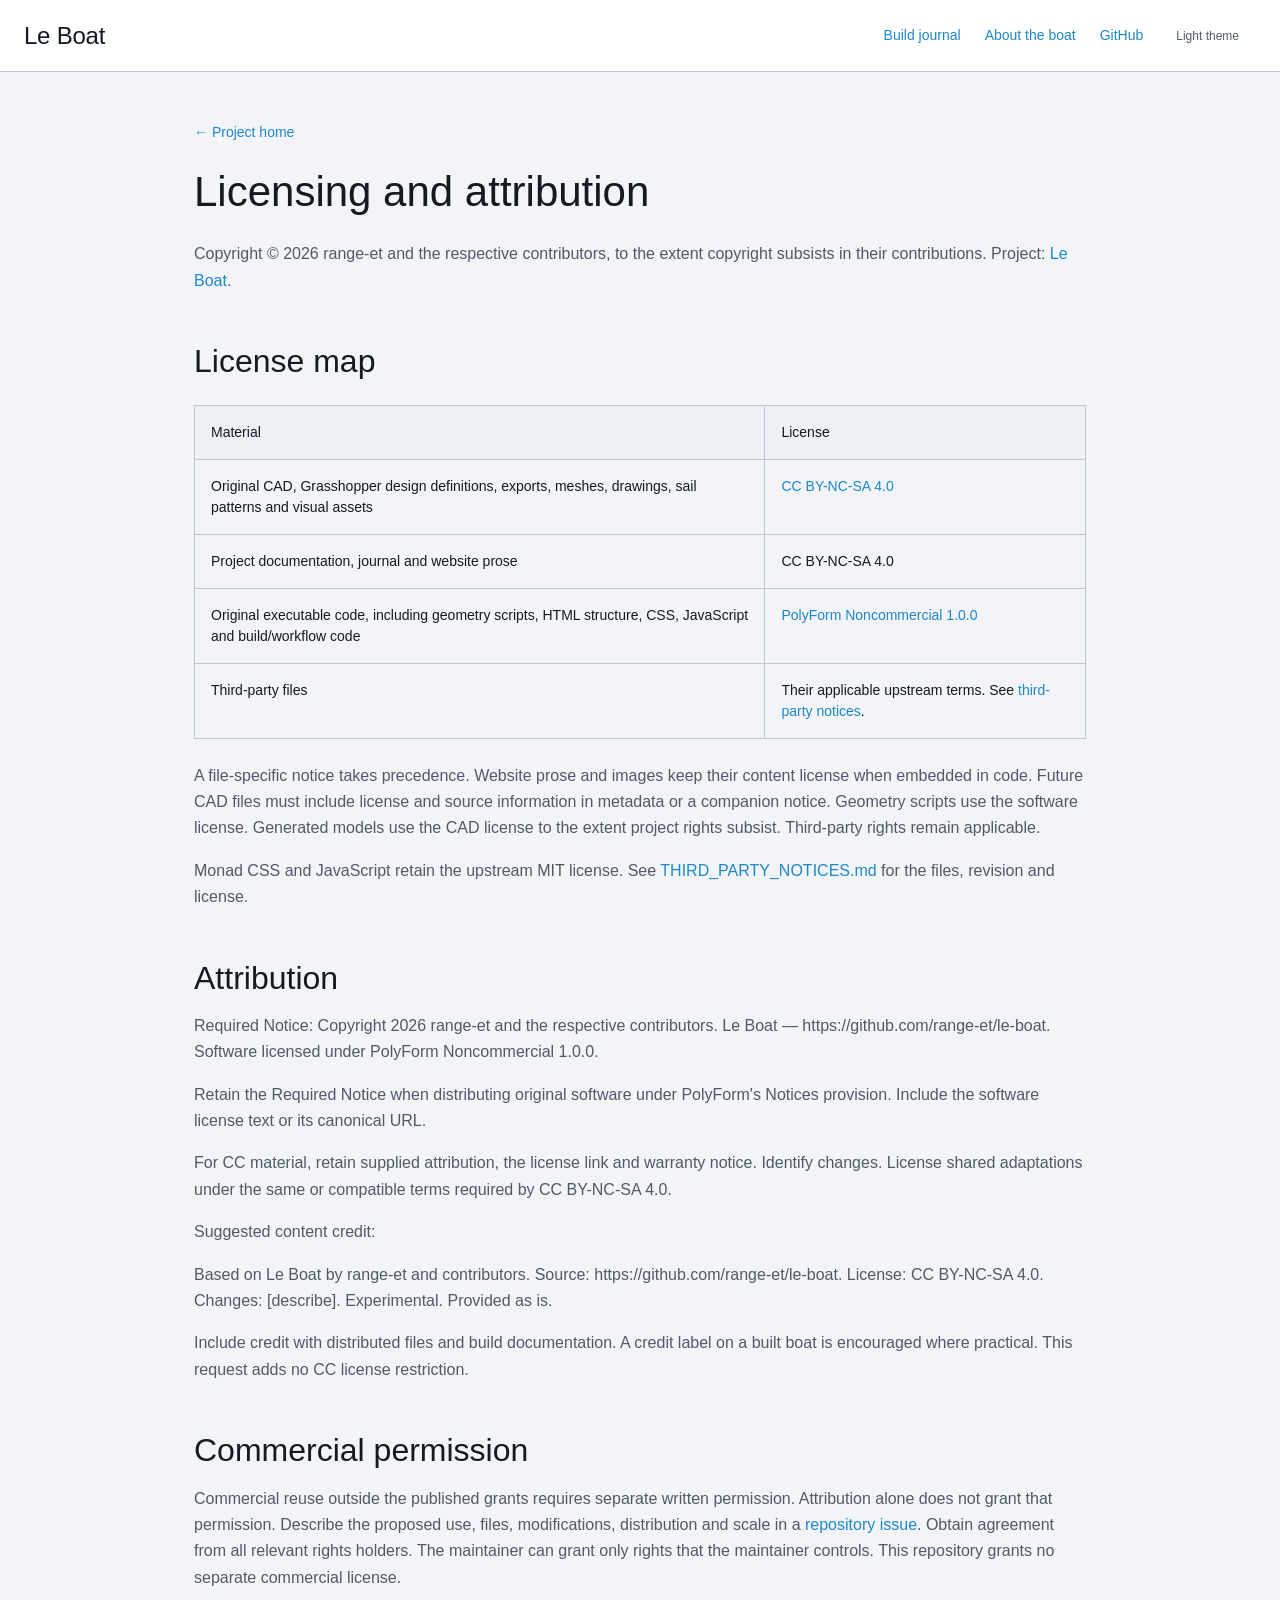
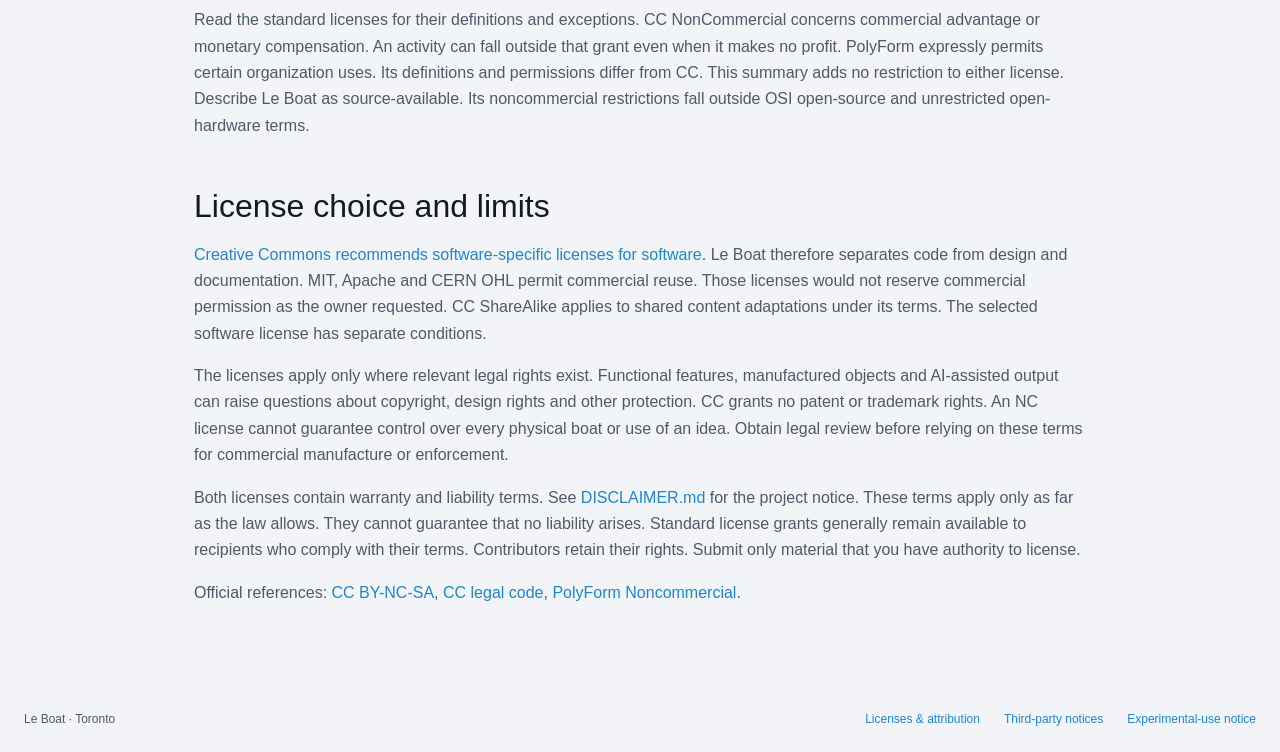
<file: docs/reference/LICENSE.html>
<!doctype html>
<!-- Required Notice: Copyright 2026 range-et and contributors. Le Boat — https://github.com/range-et/le-boat. Software licensed under PolyForm Noncommercial 1.0.0. -->
<html lang="en"><head><meta charset="utf-8"><meta name="viewport" content="width=device-width,initial-scale=1">
<title>Licensing and attribution · Le Boat</title><meta name="description" content="Licensing and attribution — the experimental Le Boat design and build record.">
<link rel="stylesheet" href="../assets/monad/monad.css"><link rel="stylesheet" href="../assets/style.css"></head><body>
<a class="skip" href="#content">Skip to content</a>
<header class="monad-header site-header"><a class="monad-header__name" href="../index.html">Le Boat</a><nav aria-label="Main"><a href="../index.html#journal">Build journal</a><a href="design-brief.html">About the boat</a><a href="https://github.com/range-et/le-boat">GitHub</a></nav><button class="atomos-btn atomos-btn--ghost atomos-btn--sm" type="button" data-mn-theme-toggle aria-label="Light theme" aria-pressed="false">Light theme</button></header>
<main id="content" class="document"><a class="back" href="../index.html">← Project home</a><h1>Licensing and attribution</h1>
<p>Copyright © 2026 range-et and the respective contributors, to the extent copyright subsists in their contributions.
Project: <a href="https://github.com/range-et/le-boat">Le Boat</a>.</p>
<h2>License map</h2>
<table>
<thead>
<tr>
<th>Material</th>
<th>License</th>
</tr>
</thead>
<tbody>
<tr>
<td>Original CAD, Grasshopper design definitions, exports, meshes, drawings, sail patterns and visual assets</td>
<td><a href="../files/LICENSES/CC-BY-NC-SA-4.0.txt">CC BY-NC-SA 4.0</a></td>
</tr>
<tr>
<td>Project documentation, journal and website prose</td>
<td>CC BY-NC-SA 4.0</td>
</tr>
<tr>
<td>Original executable code, including geometry scripts, HTML structure, CSS, JavaScript and build/workflow code</td>
<td><a href="../files/LICENSES/PolyForm-Noncommercial-1.0.0.md">PolyForm Noncommercial 1.0.0</a></td>
</tr>
<tr>
<td>Third-party files</td>
<td>Their applicable upstream terms. See <a href="THIRD_PARTY_NOTICES.html">third-party notices</a>.</td>
</tr>
</tbody>
</table>
<p>A file-specific notice takes precedence.
Website prose and images keep their content license when embedded in code.
Future CAD files must include license and source information in metadata or a companion notice.
Geometry scripts use the software license.
Generated models use the CAD license to the extent project rights subsist.
Third-party rights remain applicable.</p>
<p>Monad CSS and JavaScript retain the upstream MIT license.
See <a href="THIRD_PARTY_NOTICES.html">THIRD_PARTY_NOTICES.md</a> for the files, revision and license.</p>
<h2>Attribution</h2>
<p>Required Notice: Copyright 2026 range-et and the respective contributors. Le Boat — https://github.com/range-et/le-boat. Software licensed under PolyForm Noncommercial 1.0.0.</p>
<p>Retain the Required Notice when distributing original software under PolyForm's Notices provision.
Include the software license text or its canonical URL.</p>
<p>For CC material, retain supplied attribution, the license link and warranty notice.
Identify changes.
License shared adaptations under the same or compatible terms required by CC BY-NC-SA 4.0.</p>
<p>Suggested content credit:</p>
<blockquote>
<p>Based on Le Boat by range-et and contributors. Source: https://github.com/range-et/le-boat. License: CC BY-NC-SA 4.0. Changes: [describe]. Experimental. Provided as is.</p>
</blockquote>
<p>Include credit with distributed files and build documentation.
A credit label on a built boat is encouraged where practical.
This request adds no CC license restriction.</p>
<h2>Commercial permission</h2>
<p>Commercial reuse outside the published grants requires separate written permission.
Attribution alone does not grant that permission.
Describe the proposed use, files, modifications, distribution and scale in a <a href="https://github.com/range-et/le-boat/issues">repository issue</a>.
Obtain agreement from all relevant rights holders.
The maintainer can grant only rights that the maintainer controls.
This repository grants no separate commercial license.</p>
<p>Read the standard licenses for their definitions and exceptions.
CC NonCommercial concerns commercial advantage or monetary compensation.
An activity can fall outside that grant even when it makes no profit.
PolyForm expressly permits certain organization uses.
Its definitions and permissions differ from CC.
This summary adds no restriction to either license.
Describe Le Boat as source-available.
Its noncommercial restrictions fall outside OSI open-source and unrestricted open-hardware terms.</p>
<h2>License choice and limits</h2>
<p><a href="https://creativecommons.org/faq/#can-i-apply-a-creative-commons-license-to-software">Creative Commons recommends software-specific licenses for software</a>.
Le Boat therefore separates code from design and documentation.
MIT, Apache and CERN OHL permit commercial reuse.
Those licenses would not reserve commercial permission as the owner requested.
CC ShareAlike applies to shared content adaptations under its terms.
The selected software license has separate conditions.</p>
<p>The licenses apply only where relevant legal rights exist.
Functional features, manufactured objects and AI-assisted output can raise questions about copyright, design rights and other protection.
CC grants no patent or trademark rights.
An NC license cannot guarantee control over every physical boat or use of an idea.
Obtain legal review before relying on these terms for commercial manufacture or enforcement.</p>
<p>Both licenses contain warranty and liability terms.
See <a href="DISCLAIMER.html">DISCLAIMER.md</a> for the project notice.
These terms apply only as far as the law allows.
They cannot guarantee that no liability arises.
Standard license grants generally remain available to recipients who comply with their terms.
Contributors retain their rights.
Submit only material that you have authority to license.</p>
<p>Official references: <a href="https://creativecommons.org/licenses/by-nc-sa/4.0/">CC BY-NC-SA</a>, <a href="https://creativecommons.org/licenses/by-nc-sa/4.0/legalcode.en">CC legal code</a>, <a href="https://polyformproject.org/licenses/noncommercial/1.0.0">PolyForm Noncommercial</a>.</p></main>
<footer><span>Le Boat · Toronto</span><a href="LICENSE.html">Licenses & attribution</a><a href="THIRD_PARTY_NOTICES.html">Third-party notices</a><a href="DISCLAIMER.html">Experimental-use notice</a></footer>
<script src="../assets/monad/monad.js"></script>
</body></html>
</file>
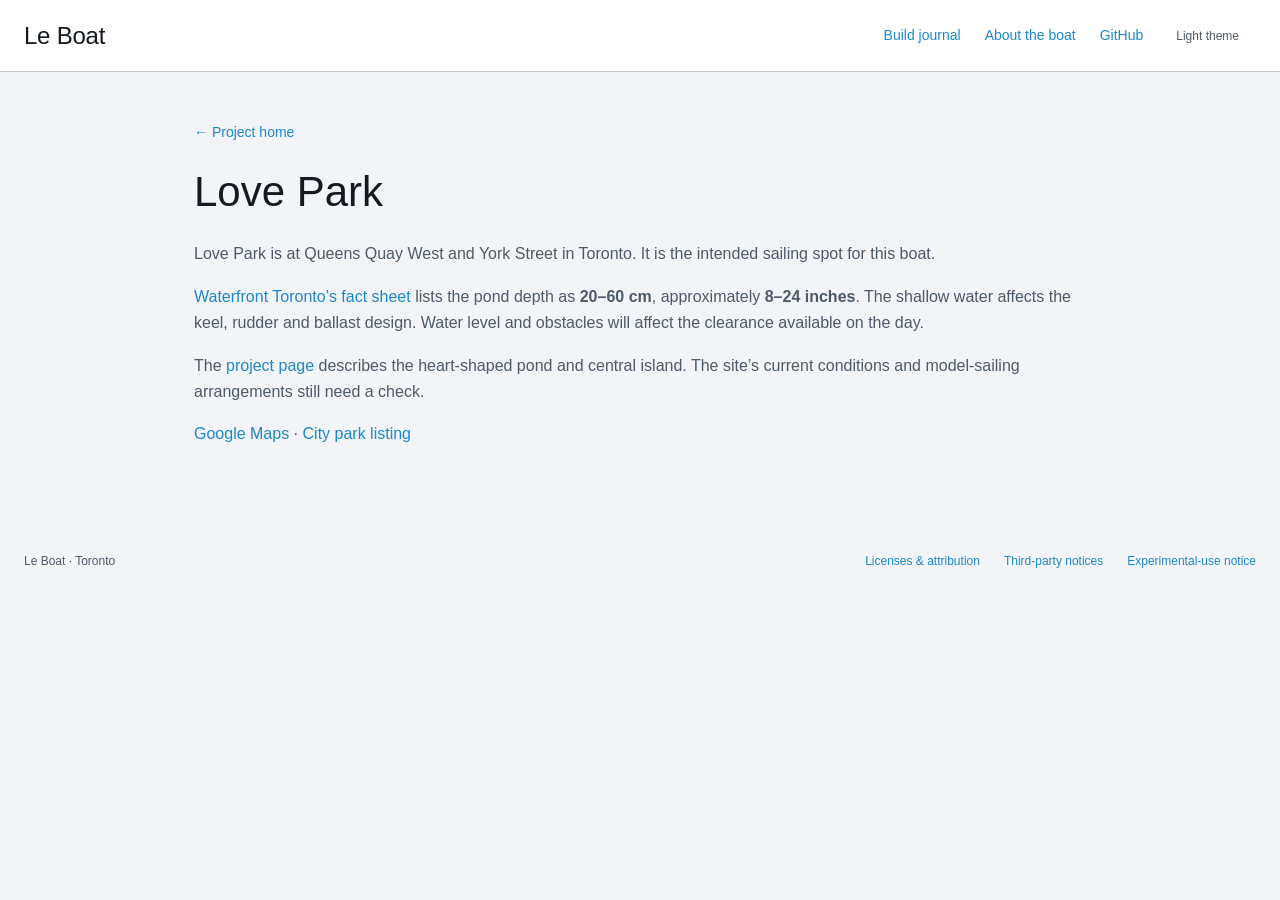
<file: docs/reference/pond.html>
<!doctype html>
<!-- Required Notice: Copyright 2026 range-et and contributors. Le Boat — https://github.com/range-et/le-boat. Software licensed under PolyForm Noncommercial 1.0.0. -->
<html lang="en"><head><meta charset="utf-8"><meta name="viewport" content="width=device-width,initial-scale=1">
<title>Love Park · Le Boat</title><meta name="description" content="Love Park — the experimental Le Boat design and build record.">
<link rel="stylesheet" href="../assets/monad/monad.css"><link rel="stylesheet" href="../assets/style.css"></head><body>
<a class="skip" href="#content">Skip to content</a>
<header class="monad-header site-header"><a class="monad-header__name" href="../index.html">Le Boat</a><nav aria-label="Main"><a href="../index.html#journal">Build journal</a><a href="design-brief.html">About the boat</a><a href="https://github.com/range-et/le-boat">GitHub</a></nav><button class="atomos-btn atomos-btn--ghost atomos-btn--sm" type="button" data-mn-theme-toggle aria-label="Light theme" aria-pressed="false">Light theme</button></header>
<main id="content" class="document"><a class="back" href="../index.html">← Project home</a><h1>Love Park</h1>
<p>Love Park is at Queens Quay West and York Street in Toronto.
It is the intended sailing spot for this boat.</p>
<p><a href="https://www.waterfrontoronto.ca/sites/default/files/2023-06/Love%20Park%20Fact%20Sheet_0.pdf">Waterfront Toronto’s fact sheet</a> lists the pond depth as <strong>20–60 cm</strong>, approximately <strong>8–24 inches</strong>.
The shallow water affects the keel, rudder and ballast design.
Water level and obstacles will affect the clearance available on the day.</p>
<p>The <a href="https://www.waterfrontoronto.ca/our-projects/love-park">project page</a> describes the heart-shaped pond and central island.
The site’s current conditions and model-sailing arrangements still need a check.</p>
<p><a href="https://www.google.com/maps/search/?api=1&amp;query=Love+Park+Toronto">Google Maps</a> · <a href="https://www.toronto.ca/explore-enjoy/parks-recreation/places-spaces/parks-and-recreation-facilities/location/?id=3799">City park listing</a></p></main>
<footer><span>Le Boat · Toronto</span><a href="LICENSE.html">Licenses & attribution</a><a href="THIRD_PARTY_NOTICES.html">Third-party notices</a><a href="DISCLAIMER.html">Experimental-use notice</a></footer>
<script src="../assets/monad/monad.js"></script>
</body></html>
</file>
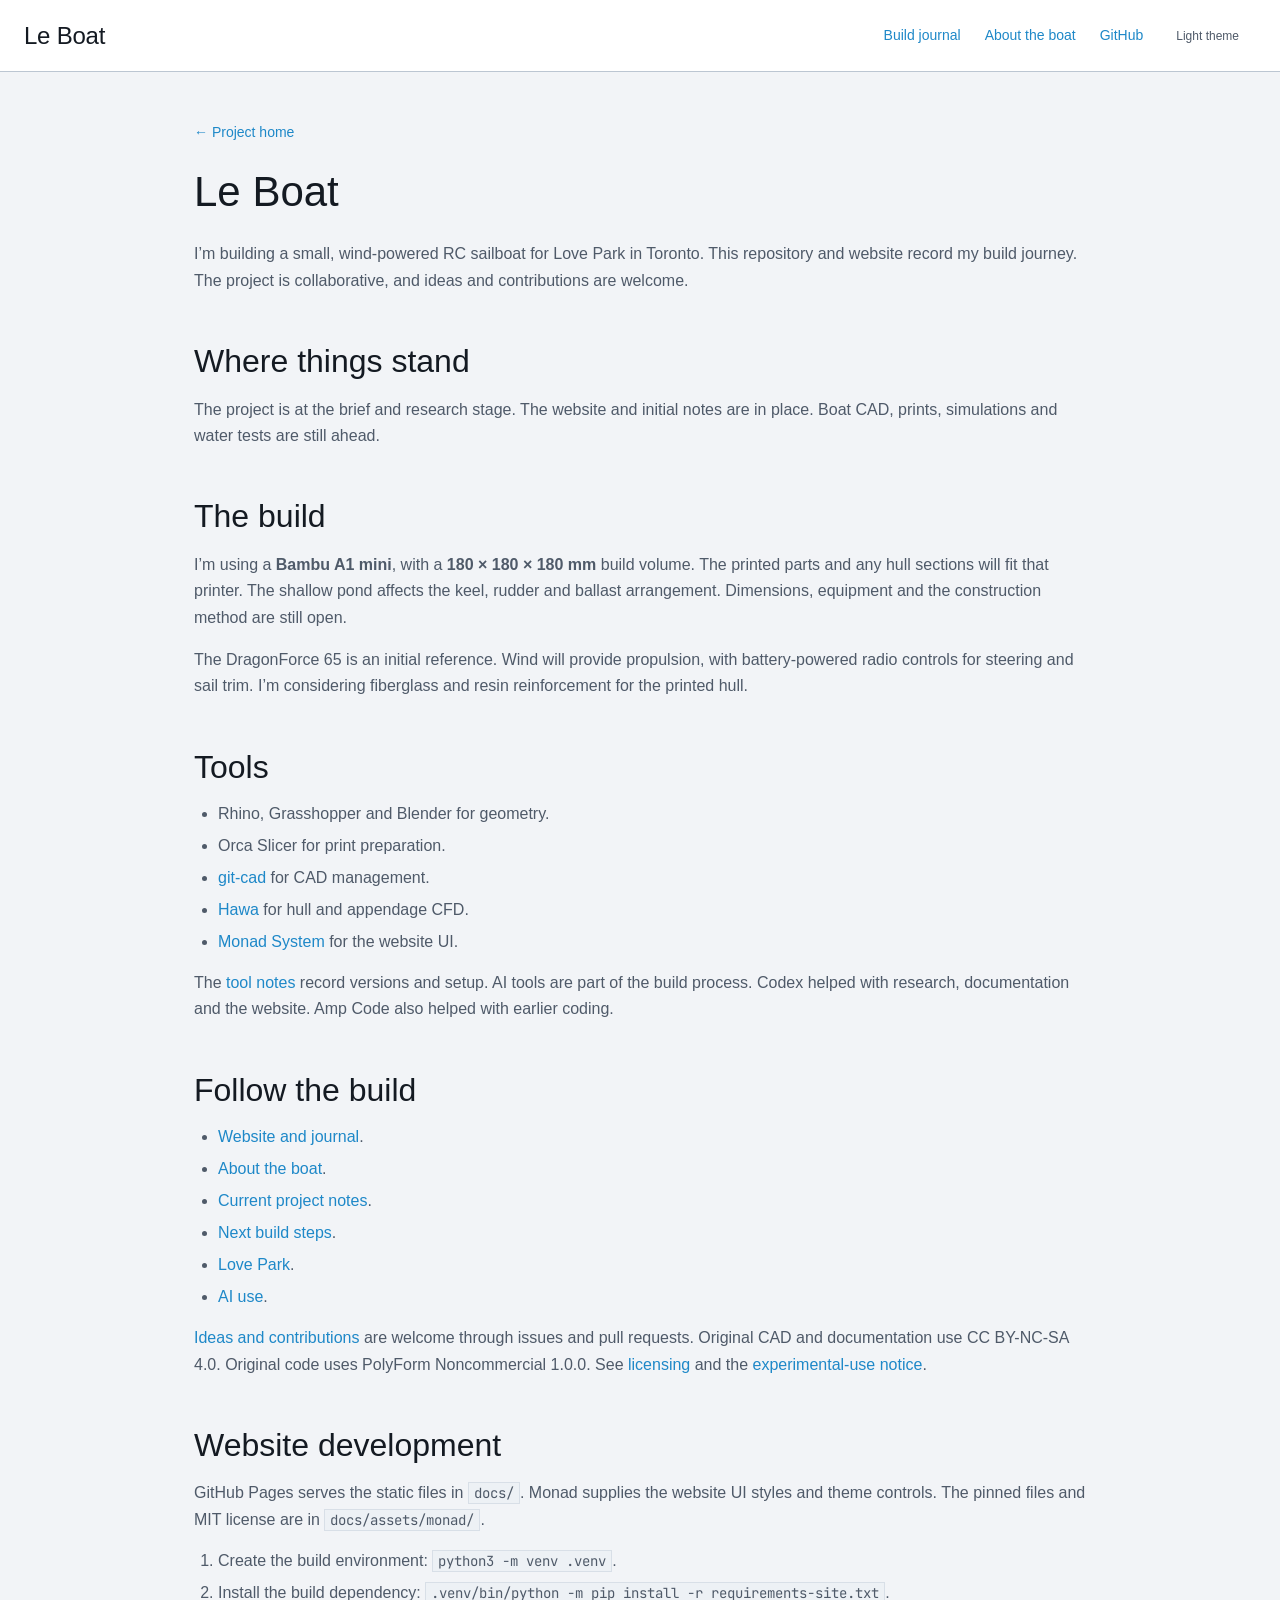
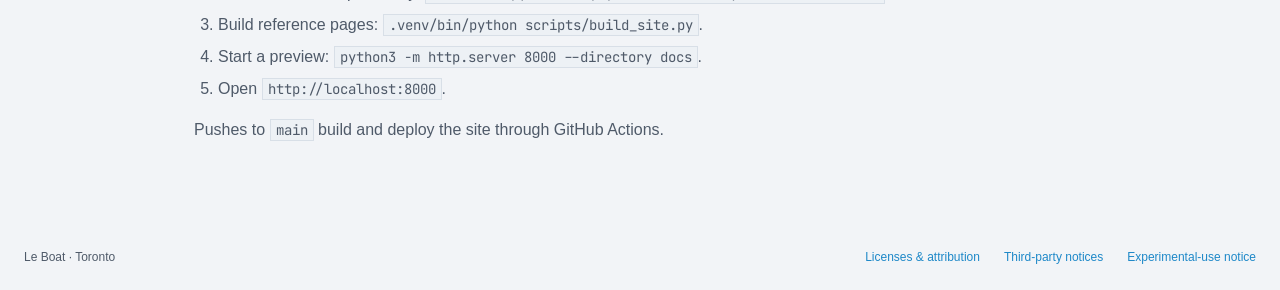
<file: docs/reference/README.html>
<!doctype html>
<!-- Required Notice: Copyright 2026 range-et and contributors. Le Boat — https://github.com/range-et/le-boat. Software licensed under PolyForm Noncommercial 1.0.0. -->
<html lang="en"><head><meta charset="utf-8"><meta name="viewport" content="width=device-width,initial-scale=1">
<title>Le Boat · Le Boat</title><meta name="description" content="Le Boat — the experimental Le Boat design and build record.">
<link rel="stylesheet" href="../assets/monad/monad.css"><link rel="stylesheet" href="../assets/style.css"></head><body>
<a class="skip" href="#content">Skip to content</a>
<header class="monad-header site-header"><a class="monad-header__name" href="../index.html">Le Boat</a><nav aria-label="Main"><a href="../index.html#journal">Build journal</a><a href="design-brief.html">About the boat</a><a href="https://github.com/range-et/le-boat">GitHub</a></nav><button class="atomos-btn atomos-btn--ghost atomos-btn--sm" type="button" data-mn-theme-toggle aria-label="Light theme" aria-pressed="false">Light theme</button></header>
<main id="content" class="document"><a class="back" href="../index.html">← Project home</a><h1>Le Boat</h1>
<p>I’m building a small, wind-powered RC sailboat for Love Park in Toronto.
This repository and website record my build journey.
The project is collaborative, and ideas and contributions are welcome.</p>
<h2>Where things stand</h2>
<p>The project is at the brief and research stage.
The website and initial notes are in place.
Boat CAD, prints, simulations and water tests are still ahead.</p>
<h2>The build</h2>
<p>I’m using a <strong>Bambu A1 mini</strong>, with a <strong>180 × 180 × 180 mm</strong> build volume.
The printed parts and any hull sections will fit that printer.
The shallow pond affects the keel, rudder and ballast arrangement.
Dimensions, equipment and the construction method are still open.</p>
<p>The DragonForce 65 is an initial reference.
Wind will provide propulsion, with battery-powered radio controls for steering and sail trim.
I’m considering fiberglass and resin reinforcement for the printed hull.</p>
<h2>Tools</h2>
<ul>
<li>Rhino, Grasshopper and Blender for geometry.</li>
<li>Orca Slicer for print preparation.</li>
<li><a href="https://github.com/range-et/git-cad">git-cad</a> for CAD management.</li>
<li><a href="https://github.com/range-et/hawa-cfd">Hawa</a> for hull and appendage CFD.</li>
<li><a href="https://github.com/range-et/monad_system">Monad System</a> for the website UI.</li>
</ul>
<p>The <a href="tools-and-optimization.html">tool notes</a> record versions and setup.
AI tools are part of the build process.
Codex helped with research, documentation and the website.
Amp Code also helped with earlier coding.</p>
<h2>Follow the build</h2>
<ul>
<li><a href="https://range-et.github.io/le-boat/">Website and journal</a>.</li>
<li><a href="design-brief.html">About the boat</a>.</li>
<li><a href="decisions.html">Current project notes</a>.</li>
<li><a href="build-plan.html">Next build steps</a>.</li>
<li><a href="pond.html">Love Park</a>.</li>
<li><a href="ai-co-creation.html">AI use</a>.</li>
</ul>
<p><a href="CONTRIBUTING.html">Ideas and contributions</a> are welcome through issues and pull requests.
Original CAD and documentation use CC BY-NC-SA 4.0.
Original code uses PolyForm Noncommercial 1.0.0.
See <a href="LICENSE.html">licensing</a> and the <a href="DISCLAIMER.html">experimental-use notice</a>.</p>
<h2>Website development</h2>
<p>GitHub Pages serves the static files in <code>docs/</code>.
Monad supplies the website UI styles and theme controls.
The pinned files and MIT license are in <code>docs/assets/monad/</code>.</p>
<ol>
<li>Create the build environment: <code>python3 -m venv .venv</code>.</li>
<li>Install the build dependency: <code>.venv/bin/python -m pip install -r requirements-site.txt</code>.</li>
<li>Build reference pages: <code>.venv/bin/python scripts/build_site.py</code>.</li>
<li>Start a preview: <code>python3 -m http.server 8000 --directory docs</code>.</li>
<li>Open <code>http://localhost:8000</code>.</li>
</ol>
<p>Pushes to <code>main</code> build and deploy the site through GitHub Actions.</p></main>
<footer><span>Le Boat · Toronto</span><a href="LICENSE.html">Licenses & attribution</a><a href="THIRD_PARTY_NOTICES.html">Third-party notices</a><a href="DISCLAIMER.html">Experimental-use notice</a></footer>
<script src="../assets/monad/monad.js"></script>
</body></html>
</file>
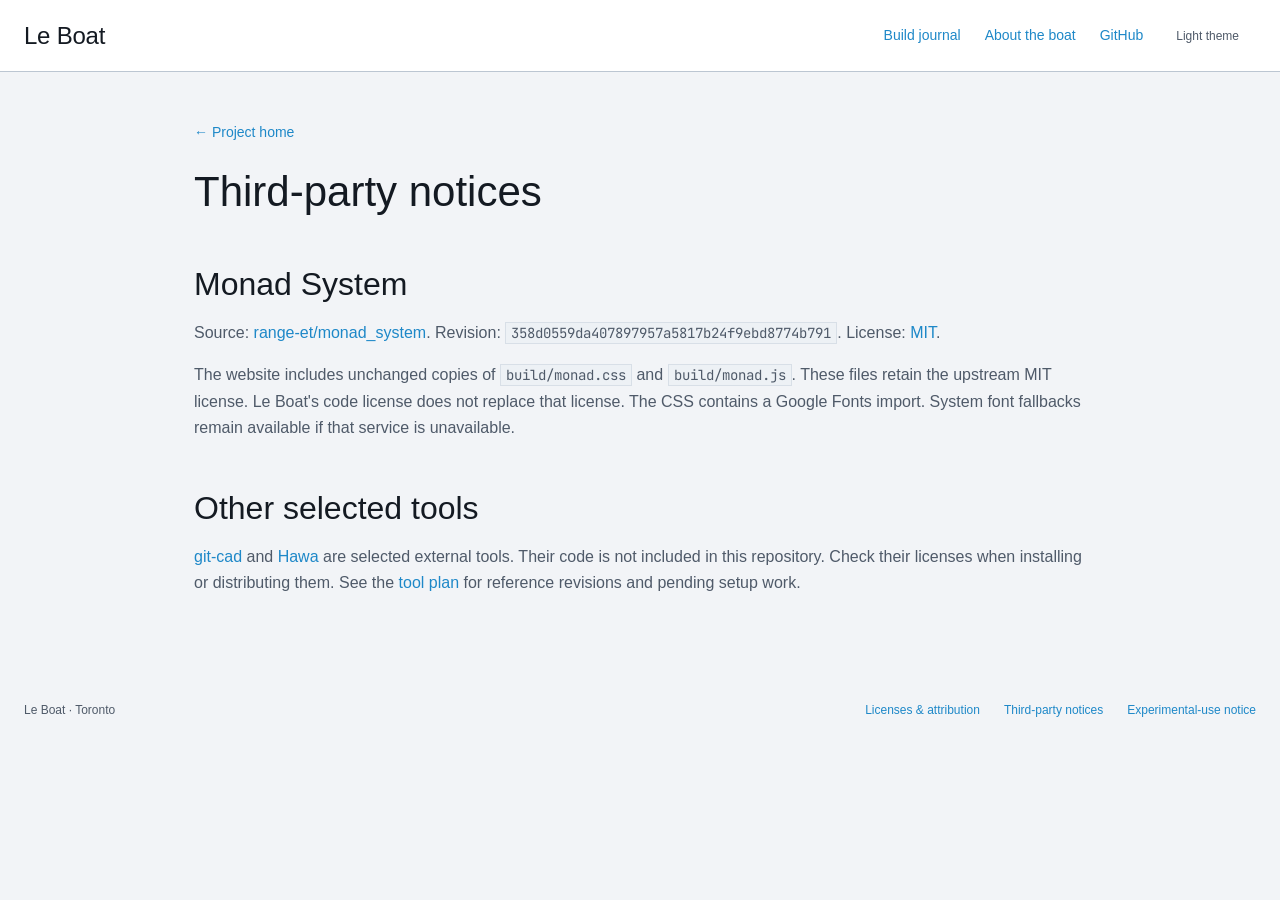
<file: docs/reference/THIRD_PARTY_NOTICES.html>
<!doctype html>
<!-- Required Notice: Copyright 2026 range-et and contributors. Le Boat — https://github.com/range-et/le-boat. Software licensed under PolyForm Noncommercial 1.0.0. -->
<html lang="en"><head><meta charset="utf-8"><meta name="viewport" content="width=device-width,initial-scale=1">
<title>Third-party notices · Le Boat</title><meta name="description" content="Third-party notices — the experimental Le Boat design and build record.">
<link rel="stylesheet" href="../assets/monad/monad.css"><link rel="stylesheet" href="../assets/style.css"></head><body>
<a class="skip" href="#content">Skip to content</a>
<header class="monad-header site-header"><a class="monad-header__name" href="../index.html">Le Boat</a><nav aria-label="Main"><a href="../index.html#journal">Build journal</a><a href="design-brief.html">About the boat</a><a href="https://github.com/range-et/le-boat">GitHub</a></nav><button class="atomos-btn atomos-btn--ghost atomos-btn--sm" type="button" data-mn-theme-toggle aria-label="Light theme" aria-pressed="false">Light theme</button></header>
<main id="content" class="document"><a class="back" href="../index.html">← Project home</a><h1>Third-party notices</h1>
<h2>Monad System</h2>
<p>Source: <a href="https://github.com/range-et/monad_system">range-et/monad_system</a>.
Revision: <code>358d0559da407897957a5817b24f9ebd8774b791</code>.
License: <a href="../files/docs/assets/monad/LICENSE">MIT</a>.</p>
<p>The website includes unchanged copies of <code>build/monad.css</code> and <code>build/monad.js</code>.
These files retain the upstream MIT license.
Le Boat's code license does not replace that license.
The CSS contains a Google Fonts import.
System font fallbacks remain available if that service is unavailable.</p>
<h2>Other selected tools</h2>
<p><a href="https://github.com/range-et/git-cad">git-cad</a> and <a href="https://github.com/range-et/hawa-cfd">Hawa</a> are selected external tools.
Their code is not included in this repository.
Check their licenses when installing or distributing them.
See the <a href="tools-and-optimization.html">tool plan</a> for reference revisions and pending setup work.</p></main>
<footer><span>Le Boat · Toronto</span><a href="LICENSE.html">Licenses & attribution</a><a href="THIRD_PARTY_NOTICES.html">Third-party notices</a><a href="DISCLAIMER.html">Experimental-use notice</a></footer>
<script src="../assets/monad/monad.js"></script>
</body></html>
</file>
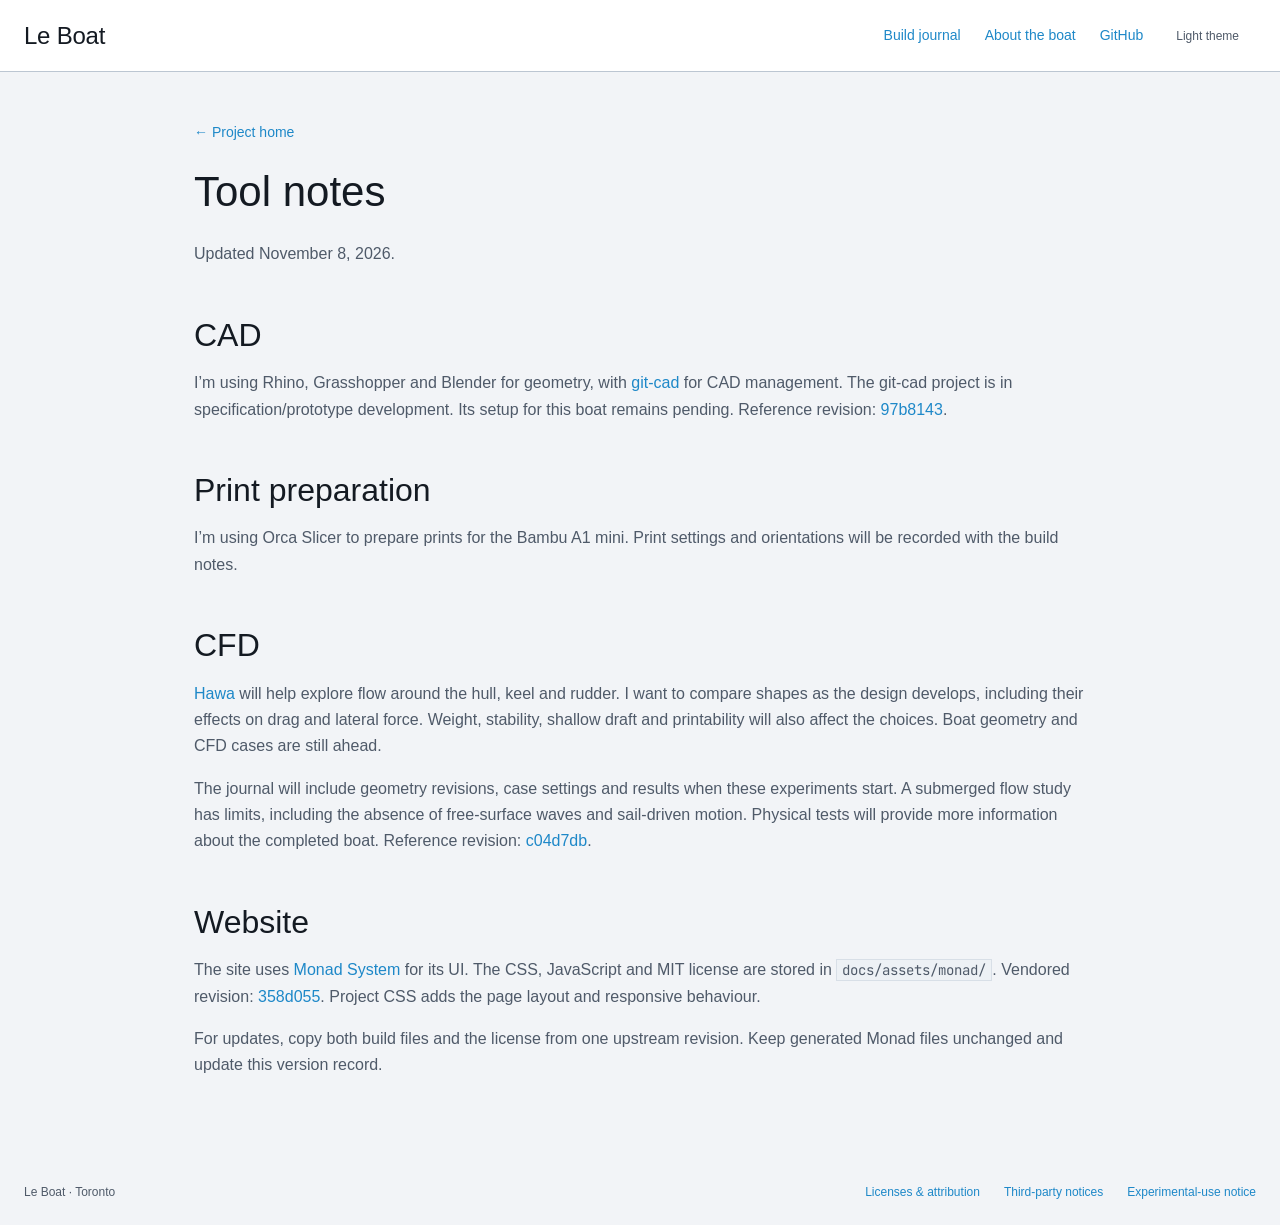
<file: docs/reference/tools-and-optimization.html>
<!doctype html>
<!-- Required Notice: Copyright 2026 range-et and contributors. Le Boat — https://github.com/range-et/le-boat. Software licensed under PolyForm Noncommercial 1.0.0. -->
<html lang="en"><head><meta charset="utf-8"><meta name="viewport" content="width=device-width,initial-scale=1">
<title>Tool notes · Le Boat</title><meta name="description" content="Tool notes — the experimental Le Boat design and build record.">
<link rel="stylesheet" href="../assets/monad/monad.css"><link rel="stylesheet" href="../assets/style.css"></head><body>
<a class="skip" href="#content">Skip to content</a>
<header class="monad-header site-header"><a class="monad-header__name" href="../index.html">Le Boat</a><nav aria-label="Main"><a href="../index.html#journal">Build journal</a><a href="design-brief.html">About the boat</a><a href="https://github.com/range-et/le-boat">GitHub</a></nav><button class="atomos-btn atomos-btn--ghost atomos-btn--sm" type="button" data-mn-theme-toggle aria-label="Light theme" aria-pressed="false">Light theme</button></header>
<main id="content" class="document"><a class="back" href="../index.html">← Project home</a><h1>Tool notes</h1>
<p>Updated November 8, 2026.</p>
<h2>CAD</h2>
<p>I’m using Rhino, Grasshopper and Blender for geometry, with <a href="https://github.com/range-et/git-cad">git-cad</a> for CAD management.
The git-cad project is in specification/prototype development.
Its setup for this boat remains pending.
Reference revision: <a href="https://github.com/range-et/git-cad/tree/97b81437a5142bcb9dba4cdee71a97eb93bab12c">97b8143</a>.</p>
<h2>Print preparation</h2>
<p>I’m using Orca Slicer to prepare prints for the Bambu A1 mini.
Print settings and orientations will be recorded with the build notes.</p>
<h2>CFD</h2>
<p><a href="https://github.com/range-et/hawa-cfd">Hawa</a> will help explore flow around the hull, keel and rudder.
I want to compare shapes as the design develops, including their effects on drag and lateral force.
Weight, stability, shallow draft and printability will also affect the choices.
Boat geometry and CFD cases are still ahead.</p>
<p>The journal will include geometry revisions, case settings and results when these experiments start.
A submerged flow study has limits, including the absence of free-surface waves and sail-driven motion.
Physical tests will provide more information about the completed boat.
Reference revision: <a href="https://github.com/range-et/hawa-cfd/tree/c04d7db6529330687cc658838b0bb0b5d00b69ad">c04d7db</a>.</p>
<h2>Website</h2>
<p>The site uses <a href="https://github.com/range-et/monad_system">Monad System</a> for its UI.
The CSS, JavaScript and MIT license are stored in <code>docs/assets/monad/</code>.
Vendored revision: <a href="https://github.com/range-et/monad_system/tree/358d0559da407897957a5817b24f9ebd8774b791">358d055</a>.
Project CSS adds the page layout and responsive behaviour.</p>
<p>For updates, copy both build files and the license from one upstream revision.
Keep generated Monad files unchanged and update this version record.</p></main>
<footer><span>Le Boat · Toronto</span><a href="LICENSE.html">Licenses & attribution</a><a href="THIRD_PARTY_NOTICES.html">Third-party notices</a><a href="DISCLAIMER.html">Experimental-use notice</a></footer>
<script src="../assets/monad/monad.js"></script>
</body></html>
</file>
<file: docs/assets/monad/monad.css>
/*
 * Monad System
 * Generated from colors.json — do not edit directly.
 *
 * Tiers:
 *   Strata  — CSS custom properties (--strata-*)       connective state
 *   Monad   — Structural layout (.monad-*)              root containers
 *   Atomos  — Primitive components (.atomos-*)          indivisible units
 *   Threshold — Navigation & transitions (.threshold-*) state crossings
 */

/* =========================================================================
   FONTS — Helvetica (system, per the NASA standards manual) · Inter fallback
           · JetBrains Mono (data) · Lora  (Google Fonts)
   ========================================================================= */
@import url('https://fonts.googleapis.com/css2?family=Inter:wght@300;400;500;700&family=JetBrains+Mono:wght@400;600;700&family=Lora:ital,wght@0,400;0,600;1,400&display=swap');

/* =========================================================================
   AKASHA — DARK (DEFAULT)
   The connective state layer. All components read from these.
   ========================================================================= */
:root {
  /* Ground */
  --strata-bg:             #0F1113;
  --strata-layer-01:       #171A1E;
  --strata-layer-02:       #1F242B;
  --strata-layer-03:       #2A313A;

  /* Type */
  --strata-text-primary:   #EEF2F6;
  --strata-text-secondary: #B6BFCC;
  --strata-text-disabled:  #7D8794;

  /* Structure */
  --strata-border:         #3A434F;
  --strata-border-subtle:  #2B323A;
  --strata-overlay:        rgba(0,0,0,0.65);

  /* Signal */
  --strata-interactive:        #1E88C8;
  --strata-interactive-hover:  #1973AA;
  --strata-interactive-active: #166696;
  --strata-on-interactive:     #0F1113;

  /* Status */
  --strata-info:     #2B9ED1;
  --strata-success:  #6EAD45;
  --strata-warning:  #D7A12A;
  --strata-error:    #E4002B;
  --strata-on-info:    #0F1113;
  --strata-on-success: #0F1113;
  --strata-on-warning: #0F1113;
  /* --strata-on-error is near-white (not near-black) — NASA-discipline:
     the warning IS the red field, and white-on-red is the high-impact
     pair the 1976 NASA Graphics Standards Manual reserves for stop-now
     signaling. Other on-* tokens stay near-black because their bases
     (info/success/warning) have luminance that pairs better with dark
     foregrounds. */
  --strata-on-error:   #F2F4F7;
  --strata-info-bg:    #2B9ED11a;
  --strata-success-bg: #6EAD451a;
  --strata-warning-bg: #D7A12A1a;
  --strata-error-bg:   #E4002B1a;

  /* Domain */
  --strata-move-start:  #4CAF50;
  --strata-move-hand:   #03A9F4;
  --strata-move-foot:   #FFEB3B;
  --strata-move-finish: #9C27B0;

  /* Misc */
  --strata-highlight:  #FFEB3B;
  --strata-disabled:   #757575;
  --opacity-low:       0.2;
  --opacity-high:      0.8;

  /* Type system */
  --font-sans:   'Helvetica Neue', Helvetica, 'Inter', Arial, sans-serif;
  --font-mono:   'JetBrains Mono', 'Menlo', 'Courier New', monospace;
  --font-serif:  'Lora', 'Georgia', Times, serif;

  /* Scale */
  --type-xs:   0.75rem;
  --type-sm:   0.875rem;
  --type-base: 1rem;
  --type-md:   1.125rem;
  --type-lg:   1.25rem;
  --type-xl:   1.5rem;
  --type-2xl:  1.75rem;
  --type-3xl:  2rem;
  --type-4xl:  2.625rem;
  --type-5xl:  3.375rem;

  /* Grid (8px base unit) */
  --space-1:  8px;
  --space-2:  16px;
  --space-3:  24px;
  --space-4:  32px;
  --space-6:  48px;
  --space-8:  64px;
  --space-10: 80px;


  /* Threshold — durations */
  --threshold-duration-fast:      80ms;
  --threshold-duration-base:      160ms;
  --threshold-duration-slow:      280ms;
  --threshold-duration-slower:    440ms;

  /* Threshold — easing */
  --threshold-ease-linear: linear;
  --threshold-ease-out:    cubic-bezier(0.16, 1, 0.3, 1);
  --threshold-ease-in:     cubic-bezier(0.7, 0, 0.84, 0);
  --threshold-ease-in-out: cubic-bezier(0.65, 0, 0.35, 1);

  /* Threshold — composed shorthands (backward compat) */
  --threshold-fast:      var(--threshold-duration-fast)  var(--threshold-ease-linear);
  --threshold-base:      var(--threshold-duration-base)  var(--threshold-ease-linear);
  --threshold-slow:      var(--threshold-duration-slow)  var(--threshold-ease-linear);
}

/* =========================================================================
   AKASHA — LIGHT
   ========================================================================= */
[data-strata="light"] {
  --strata-bg:             #F2F4F7;
  --strata-layer-01:       #ffffff;
  --strata-layer-02:       #EDF1F5;
  --strata-layer-03:       #E3E8EE;
  --strata-text-primary:   #141A22;
  --strata-text-secondary: #4F5A69;
  --strata-text-disabled:  #7E8998;
  --strata-border:         #BCC6D2;
  --strata-border-subtle:  #D8DFE7;
  --strata-overlay:        rgba(10,14,20,0.24);
}

@media (prefers-color-scheme: light) {
  :root:not([data-strata="dark"]) {
    --strata-bg:             #F2F4F7;
    --strata-layer-01:       #ffffff;
    --strata-layer-02:       #EDF1F5;
    --strata-layer-03:       #E3E8EE;
    --strata-text-primary:   #141A22;
    --strata-text-secondary: #4F5A69;
    --strata-text-disabled:  #7E8998;
    --strata-border:         #BCC6D2;
    --strata-border-subtle:  #D8DFE7;
    --strata-overlay:        rgba(10,14,20,0.24);
  }
}

/* =========================================================================
   BASE RESET
   ========================================================================= */
*, *::before, *::after { box-sizing: border-box; margin: 0; padding: 0; }
html { font-size: 16px; scroll-behavior: smooth; }

body {
  font-family: var(--font-sans);
  font-size: var(--type-base);
  font-weight: 400;
  line-height: 1.5;
  color: var(--strata-text-primary);
  background-color: var(--strata-bg);
  -webkit-font-smoothing: antialiased;
  transition: background-color var(--threshold-base), color var(--threshold-base);
}

h1, h2, h3, h4, h5, h6 {
  font-family: var(--font-sans);
  font-weight: 500;
  line-height: 1.2;
  color: var(--strata-text-primary);
  letter-spacing: normal;
}
h1 { font-size: clamp(1.75rem,  4vw + 0.5rem,  var(--type-4xl)); }
h2 { font-size: clamp(1.5rem,   3vw + 0.5rem,  var(--type-3xl)); }
h3 { font-size: clamp(1.25rem,  2.5vw + 0.25rem, var(--type-2xl)); }
h4 { font-size: clamp(1.125rem, 2vw + 0.125rem, var(--type-xl)); }
h5 { font-size: clamp(1rem,     1.5vw,          var(--type-lg)); }
h6 { font-size: var(--type-base); }

p { color: var(--strata-text-secondary); line-height: 1.65; }

a {
  color: var(--strata-interactive);
  text-decoration: none;
  transition: color var(--threshold-fast);
}
a:hover { color: var(--strata-interactive-hover); text-decoration: underline; }

code, pre {
  font-family: var(--font-mono);
  font-size: var(--type-sm);
  background: var(--strata-layer-02);
  border: 1px solid var(--strata-border-subtle);
}
code { padding: 1px 5px; }
pre  { padding: var(--space-2); overflow-x: auto; border-left: 2px solid var(--strata-interactive); }

::selection {
  background: #1E88C8;
  color: #0F1113;
}

:focus-visible {
  outline: 2px solid var(--strata-interactive);
  outline-offset: 1px;
}

/* Scrollbar — Webkit (Chrome, Safari, Edge) */
::-webkit-scrollbar { width: 8px; height: 8px; }
::-webkit-scrollbar-track { background: var(--strata-bg); }
::-webkit-scrollbar-thumb {
  background: var(--strata-border);
  border: 2px solid var(--strata-bg);
}
::-webkit-scrollbar-thumb:hover { background: var(--strata-interactive); }

/* Scrollbar — Firefox */
* { scrollbar-width: thin; scrollbar-color: var(--strata-border) var(--strata-bg); }

/* =========================================================================
   MONAD — GRID  (8px base unit, 16 columns)
   ========================================================================= */
.monad-grid {
  display: grid;
  grid-template-columns: repeat(16, 1fr);
  gap: var(--space-2);
  width: 100%;
  max-width: 1584px;
  margin-inline: auto;
  padding-inline: var(--space-2);
}
.monad-row {
  display: grid;
  grid-template-columns: repeat(16, 1fr);
  gap: var(--space-2);
}

@media (max-width: 1056px) {
  .monad-grid { grid-template-columns: repeat(8, 1fr); }
  .monad-row  { grid-template-columns: repeat(8, 1fr); }
  .monad-col-md-full { grid-column: 1 / -1 !important; }
  .monad-col-md-half { grid-column: span 4 !important; }
}
@media (max-width: 672px) {
  .monad-grid { grid-template-columns: repeat(4, 1fr); padding-inline: 0; }
  .monad-row  { grid-template-columns: repeat(4, 1fr); }
  [class*="monad-col-"]:not([class*="monad-col-sm-"]) { grid-column: span 4; }
  .monad-col-sm-full { grid-column: 1 / -1 !important; }
  .monad-col-sm-half { grid-column: span 2 !important; }
}

.monad-col-1  { grid-column: span 1; }
.monad-col-2  { grid-column: span 2; }
.monad-col-3  { grid-column: span 3; }
.monad-col-4  { grid-column: span 4; }
.monad-col-5  { grid-column: span 5; }
.monad-col-6  { grid-column: span 6; }
.monad-col-7  { grid-column: span 7; }
.monad-col-8  { grid-column: span 8; }
.monad-col-9  { grid-column: span 9; }
.monad-col-10 { grid-column: span 10; }
.monad-col-11 { grid-column: span 11; }
.monad-col-12 { grid-column: span 12; }
.monad-col-13 { grid-column: span 13; }
.monad-col-14 { grid-column: span 14; }
.monad-col-15 { grid-column: span 15; }
.monad-col-16 { grid-column: span 16; }

/* =========================================================================
   MONAD — SHELL  (structural layout)
   ========================================================================= */
.monad-layout {
  display: flex;
  min-height: calc(100vh - 48px);
}

.monad-header {
  position: sticky;
  top: 0;
  z-index: 100;
  display: flex;
  align-items: center;
  gap: var(--space-2);
  height: 48px;
  padding-inline: var(--space-2);
  background: var(--strata-layer-01);
  border-bottom: 1px solid var(--strata-border);
}
.monad-header__name {
  font-size: var(--type-base);
  font-weight: 700;
  color: var(--strata-text-primary);
  letter-spacing: -0.01em;
  white-space: nowrap;
}
.monad-header__actions {
  display: flex;
  align-items: center;
  gap: var(--space-1);
  margin-left: auto;
}

.monad-rail {
  width: 240px;
  min-height: 100vh;
  padding: var(--space-2) 0;
  background: var(--strata-layer-01);
  border-right: 1px solid var(--strata-border);
  flex-shrink: 0;
}
.monad-rail__section {
  padding: var(--space-2) var(--space-2) var(--space-1);
  font-size: var(--type-sm);
  font-weight: 500;
  color: var(--strata-text-secondary);
}
.monad-rail__item {
  display: flex;
  align-items: center;
  gap: var(--space-1);
  padding: 9px var(--space-2);
  font-size: var(--type-sm);
  color: var(--strata-text-secondary);
  cursor: pointer;
  border: none;
  background: transparent;
  width: 100%;
  text-align: left;
  text-decoration: none;
  transition: background var(--threshold-fast), color var(--threshold-fast);
}
.monad-rail__item:hover {
  background: var(--strata-layer-02);
  color: var(--strata-text-primary);
}
.monad-rail__item.active {
  background: var(--strata-layer-02);
  color: var(--strata-interactive);
  border-left: 2px solid var(--strata-interactive);
  padding-left: calc(var(--space-2) - 2px);
}

.monad-content {
  flex: 1;
  padding: var(--space-4);
  min-width: 0;
}

/* =========================================================================
   THRESHOLD — NAVIGATION  (traversal elements)
   ========================================================================= */
.threshold-nav {
  display: flex;
  align-items: center;
  gap: 2px;
  flex: 1;
}
.threshold-nav a, .threshold-link {
  display: inline-block;
  padding: 6px var(--space-2);
  font-size: var(--type-sm);
  font-weight: 400;
  color: var(--strata-text-secondary);
  text-decoration: none;
  border-bottom: 2px solid transparent;
  transition: color var(--threshold-fast), border-color var(--threshold-fast);
}
.threshold-nav a:hover, .threshold-link:hover {
  color: var(--strata-text-primary);
  text-decoration: none;
}
.threshold-nav a.active, .threshold-link.active {
  color: var(--strata-interactive);
  border-bottom-color: var(--strata-interactive);
}

/* Hamburger toggle */
.threshold-toggle {
  display: none;
  flex-direction: column;
  justify-content: center;
  align-items: center;
  gap: 5px;
  width: 36px;
  height: 36px;
  padding: 0;
  background: transparent;
  border: 1px solid var(--strata-border);
  cursor: pointer;
  color: var(--strata-text-secondary);
  transition: background var(--threshold-fast), color var(--threshold-fast);
  flex-shrink: 0;
}
.threshold-toggle:hover { background: var(--strata-layer-02); color: var(--strata-text-primary); }
.threshold-toggle__bar {
  display: block;
  width: 16px;
  height: 2px;
  background: currentColor;
  transition: transform var(--threshold-fast), opacity var(--threshold-fast);
}
.threshold-toggle[aria-expanded="true"] .threshold-toggle__bar:nth-child(1) { transform: translateY(7px) rotate(45deg); }
.threshold-toggle[aria-expanded="true"] .threshold-toggle__bar:nth-child(2) { opacity: 0; }
.threshold-toggle[aria-expanded="true"] .threshold-toggle__bar:nth-child(3) { transform: translateY(-7px) rotate(-45deg); }

/* Overlay backdrop */
.threshold-overlay {
  display: none;
  position: fixed;
  inset: 0;
  background: var(--strata-overlay);
  z-index: 199;
}
.threshold-overlay.is-visible { display: block; }

@media (max-width: 1056px) {
  .threshold-toggle { display: flex; }
  .threshold-nav {
    display: none;
    position: fixed;
    top: 48px;
    left: 0;
    right: 0;
    background: var(--strata-layer-01);
    border-bottom: 2px solid var(--strata-border);
    padding: var(--space-2);
    z-index: 98;
    flex-direction: column;
    gap: 2px;
  }
  .threshold-nav.is-open { display: flex; }
  .threshold-nav a {
    padding: var(--space-1) var(--space-2);
    width: 100%;
    border-bottom: none;
  }
  .monad-rail {
    position: fixed;
    top: 48px;
    left: 0;
    bottom: 0;
    z-index: 200;
    transform: translateX(-100%);
    transition: transform var(--threshold-base);
    min-height: unset;
    overflow-y: auto;
  }
  .monad-rail.is-open { transform: translateX(0); }
  .monad-content { padding: var(--space-3); }
}
@media (max-width: 672px) {
  .monad-content { padding: var(--space-2); }
}

/* =========================================================================
   AKASHA TOGGLE  (theme switcher)
   ========================================================================= */
.strata-toggle {
  display: inline-flex;
  align-items: center;
  justify-content: center;
  width: 32px;
  height: 32px;
  padding: 0;
  background: transparent;
  border: 1px solid var(--strata-border);
  color: var(--strata-text-secondary);
  cursor: pointer;
  font-size: var(--type-sm);
  font-family: var(--font-mono);
  transition: background var(--threshold-fast), color var(--threshold-fast), border-color var(--threshold-fast);
}
.strata-toggle:hover {
  background: var(--strata-interactive);
  color: var(--strata-on-interactive);
  border-color: var(--strata-interactive);
}

/* =========================================================================
   ATOMOS — BUTTONS  (indivisible action units)
   ========================================================================= */
.atomos-btn {
  display: inline-flex;
  align-items: center;
  justify-content: center;
  gap: var(--space-1);
  padding: 10px var(--space-2);
  font-family: var(--font-sans);
  font-size: var(--type-sm);
  font-weight: 500;
  line-height: 1;
  border: 1px solid transparent;
  cursor: pointer;
  white-space: nowrap;
  text-decoration: none;
  transition:
    background var(--threshold-fast),
    border-color var(--threshold-fast),
    color var(--threshold-fast);
}
.atomos-btn:disabled { opacity: 0.35; cursor: not-allowed; pointer-events: none; }
.atomos-btn--sm { padding: 6px var(--space-2); font-size: var(--type-xs); }
.atomos-btn--lg { padding: 14px var(--space-3); font-size: var(--type-base); }

.atomos-btn--primary {
  background: var(--strata-interactive);
  color: var(--strata-on-interactive);
  border-color: var(--strata-interactive);
}
.atomos-btn--primary:hover  { background: var(--strata-interactive-hover);  border-color: var(--strata-interactive-hover); }
.atomos-btn--primary:active { background: var(--strata-interactive-active); border-color: var(--strata-interactive-active); }

.atomos-btn--secondary {
  background: transparent;
  color: var(--strata-interactive);
  border-color: var(--strata-interactive);
}
.atomos-btn--secondary:hover  { background: var(--strata-interactive); color: var(--strata-on-interactive); }
.atomos-btn--secondary:active { background: var(--strata-interactive-active); color: var(--strata-on-interactive); border-color: var(--strata-interactive-active); }

.atomos-btn--danger {
  background: var(--strata-error);
  color: var(--strata-on-error);
  border-color: var(--strata-error);
}
.atomos-btn--danger:hover  { background: color-mix(in srgb, var(--strata-error) 85%, black); border-color: color-mix(in srgb, var(--strata-error) 85%, black); }
.atomos-btn--danger:active { background: color-mix(in srgb, var(--strata-error) 75%, black); border-color: color-mix(in srgb, var(--strata-error) 75%, black); }

.atomos-btn--ghost {
  background: transparent;
  color: var(--strata-text-secondary);
  border-color: transparent;
}
.atomos-btn--ghost:hover {
  background: var(--strata-layer-02);
  color: var(--strata-text-primary);
  border-color: var(--strata-border);
}

/* =========================================================================
   ATOMOS — CARDS  (contained surface units)
   ========================================================================= */
.atomos-card {
  background: var(--strata-layer-01);
  border: 1px solid var(--strata-border);
  padding: var(--space-3);
}
.atomos-card--interactive { cursor: pointer; }
.atomos-card--interactive:hover { border-color: var(--strata-interactive); }
.atomos-card--flat { border-color: var(--strata-border-subtle); }

.atomos-card__header {
  display: flex;
  align-items: center;
  justify-content: space-between;
  margin-bottom: var(--space-2);
  padding-bottom: var(--space-2);
  border-bottom: 1px solid var(--strata-border-subtle);
}
.atomos-card__title { font-size: var(--type-base); font-weight: 500; color: var(--strata-text-primary); }
.atomos-card__body  { color: var(--strata-text-secondary); font-size: var(--type-sm); }

.atomos-tile {
  background: var(--strata-layer-01);
  border: 1px solid var(--strata-border);
  padding: var(--space-3);
  cursor: pointer;
  transition: background var(--threshold-fast), border-color var(--threshold-fast);
}
.atomos-tile:hover  { background: var(--strata-layer-02); border-color: var(--strata-interactive); }
.atomos-tile.active {
  background: var(--strata-layer-02);
  border-left: 2px solid var(--strata-interactive);
  padding-left: calc(var(--space-3) - 2px);
}

/* Stat variant */
.atomos-stat {
  background: var(--strata-layer-01);
  border: 1px solid var(--strata-border);
  border-top: 2px solid var(--strata-border);
  padding: var(--space-3);
}
.atomos-stat--signal   { border-top-color: var(--strata-interactive); }
.atomos-stat--success  { border-top-color: var(--strata-success); }
.atomos-stat--warning  { border-top-color: var(--strata-warning); }
.atomos-stat--error    { border-top-color: var(--strata-error); }

.atomos-stat__eyebrow {
  font-size: var(--type-sm);
  font-weight: 500;
  color: var(--strata-text-secondary);
  margin-bottom: var(--space-1);
}
.atomos-stat__value {
  font-size: var(--type-3xl);
  font-weight: 300;
  color: var(--strata-text-primary);
  line-height: 1;
  font-variant-numeric: tabular-nums;
}
.atomos-stat__label { font-size: var(--type-sm); color: var(--strata-text-secondary); margin-top: 4px; }
.atomos-stat__delta { font-size: var(--type-xs); margin-top: 6px; font-family: var(--font-mono); }
.atomos-stat__delta--up   { color: var(--strata-success); }
.atomos-stat__delta--down { color: var(--strata-error); }

@media (max-width: 672px) {
  .atomos-card, .atomos-tile, .atomos-stat { padding: var(--space-2); }
}

/* =========================================================================
   ATOMOS — TAGS & BADGES
   ========================================================================= */
.atomos-tag {
  display: inline-flex;
  align-items: center;
  gap: 4px;
  padding: 2px 7px;
  font-size: var(--type-xs);
  font-weight: 600;
  font-family: var(--font-mono);
  border: 1px solid transparent;
  white-space: nowrap;
}
.atomos-tag--info    { background: var(--strata-info-bg);    color: var(--strata-info);    border-color: var(--strata-info); }
.atomos-tag--success { background: var(--strata-success-bg); color: var(--strata-success); border-color: var(--strata-success); }
.atomos-tag--warning { background: var(--strata-warning-bg); color: var(--strata-warning); border-color: var(--strata-warning); }
.atomos-tag--error   { background: var(--strata-error-bg);   color: var(--strata-error);   border-color: var(--strata-error); }
.atomos-tag--neutral { background: var(--strata-layer-02); color: var(--strata-text-secondary); border-color: var(--strata-border); }

.atomos-badge {
  display: inline-flex;
  align-items: center;
  justify-content: center;
  min-width: 18px;
  height: 18px;
  padding: 0 5px;
  font-size: 10px;
  font-weight: 700;
  font-family: var(--font-mono);
  background: var(--strata-interactive);
  color: var(--strata-on-interactive);
}
.atomos-badge--error { background: var(--strata-error); color: var(--strata-on-error); }

/* =========================================================================
   ATOMOS — NOTICES  (status communication)
   ========================================================================= */
.atomos-notice {
  display: flex;
  align-items: flex-start;
  gap: var(--space-2);
  padding: var(--space-2) var(--space-3);
  border-left: 3px solid transparent;
  font-size: var(--type-sm);
}
.atomos-notice__icon  { flex-shrink: 0; margin-top: 1px; font-family: var(--font-mono); }
.atomos-notice__body  { flex: 1; }
.atomos-notice__title { font-weight: 500; color: var(--strata-text-primary); margin-bottom: 2px; }
.atomos-notice__msg   { color: var(--strata-text-secondary); }
.atomos-notice__close {
  background: transparent; border: none; cursor: pointer; padding: 0;
  color: var(--strata-text-disabled); font-size: var(--type-base); flex-shrink: 0;
  transition: color var(--threshold-fast);
}
.atomos-notice__close:hover { color: var(--strata-text-primary); }

.atomos-notice--info    { background: var(--strata-info-bg);    border-color: var(--strata-info); }
.atomos-notice--success { background: var(--strata-success-bg); border-color: var(--strata-success); }
.atomos-notice--warning { background: var(--strata-warning-bg); border-color: var(--strata-warning); }
.atomos-notice--error   { background: var(--strata-error-bg);   border-color: var(--strata-error); }

/* =========================================================================
   ATOMOS — CALLOUTS  (high-priority state, NASA-discipline "fill not frame")
   =========================================================================
   Notices are *informational* — outlined, tinted bg, peripheral. Callouts
   are *attention-claiming* — the state IS the field. Use callouts when the
   user must look at this element first; use notices for ambient status.

   Discipline: solid status field, on-* text token, flush-left, NO decorative
   icon (the colour and the type are the signal). Type is Helvetica. The
   headline is bold. The head and the action use medium weight. All text is
   sentence case without added letter spacing.
   Benchmark: the warning callout averages 86.2% UMSI++ mass-on-target in the
   perception benchmark (benchmark/report.md, run of 13 October 2026). */
.atomos-callout {
  padding: 0;
  text-align: left;
  border: 0;
}
.atomos-callout *, .atomos-callout *::before, .atomos-callout *::after {
  /* The callout's tonal field IS the readability contract. Reset any
     ambient text-color rules (e.g. global p tag color) so descendants
     inherit the on-* token via currentColor. */
  color: inherit;
}
.atomos-callout__head {
  display: flex; align-items: center; justify-content: space-between;
  gap: var(--space-2);
  padding: var(--space-1) var(--space-3);
  font-family: var(--font-sans);
  font-size: var(--type-sm);
  font-weight: 500;
  border-bottom: 1px solid currentColor;
}
.atomos-callout__body {
  padding: var(--space-3);
}
.atomos-callout__headline {
  font-family: var(--font-sans);
  font-size: var(--type-4xl);
  font-weight: 700; line-height: 1.0;
  letter-spacing: -0.02em;
  font-variant-numeric: tabular-nums;
  margin: 0;
}
.atomos-callout__sub {
  margin-top: var(--space-2);
  margin-bottom: 0;
  font-family: var(--font-sans);
  font-size: var(--type-base);
  line-height: 1.45;
}
.atomos-callout__action {
  display: inline-block;
  margin-top: var(--space-3);
  padding: var(--space-1) var(--space-3);
  font-family: var(--font-sans);
  font-size: var(--type-sm);
  font-weight: 500;
  /* Inverted from the callout: text-color becomes bg, bg becomes text */
  background: currentColor;
}
.atomos-callout__action > * { color: var(--callout-bg, var(--strata-bg)); }

.atomos-callout--error {
  background: var(--strata-error);
  color: var(--strata-on-error);
  --callout-bg: var(--strata-error);
}
.atomos-callout--warning {
  background: var(--strata-warning);
  color: var(--strata-on-warning);
  --callout-bg: var(--strata-warning);
}
.atomos-callout--info {
  background: var(--strata-info);
  color: var(--strata-on-info);
  --callout-bg: var(--strata-info);
}
.atomos-callout--success {
  background: var(--strata-success);
  color: var(--strata-on-success);
  --callout-bg: var(--strata-success);
}

/* =========================================================================
   ATOMOS — FORMS
   ========================================================================= */
.atomos-field {
  display: flex;
  flex-direction: column;
  gap: 4px;
  margin-bottom: var(--space-3);
}
.atomos-label {
  font-size: var(--type-sm);
  font-weight: 500;
  color: var(--strata-text-primary);
}

.atomos-input, .atomos-select, .atomos-textarea {
  width: 100%;
  font-family: var(--font-sans);
  font-size: var(--type-sm);
  color: var(--strata-text-primary);
  background: var(--strata-layer-01);
  border: 1px solid var(--strata-border);
  outline: none;
  -webkit-appearance: none;
  transition: border-color var(--threshold-fast);
}
.atomos-input    { padding: 10px var(--space-2); }
.atomos-select   { padding: 10px var(--space-2); cursor: pointer; }
.atomos-textarea { padding: var(--space-2); resize: vertical; min-height: 96px; }

.atomos-input::placeholder { color: var(--strata-text-disabled); }
.atomos-input:focus, .atomos-select:focus, .atomos-textarea:focus {
  border-color: var(--strata-interactive);
  box-shadow: inset 2px 0 0 var(--strata-interactive);
}
.atomos-input:disabled {
  opacity: 0.45;
  cursor: not-allowed;
  background: var(--strata-layer-02);
}
.atomos-input--error { border-color: var(--strata-error); }
.atomos-input--error:focus { box-shadow: inset 2px 0 0 var(--strata-error); }

.atomos-helper { font-size: var(--type-xs); color: var(--strata-text-disabled); font-family: var(--font-mono); }
.atomos-helper--error { color: var(--strata-error); }

/* Toggle switch */
.atomos-switch {
  display: flex;
  align-items: center;
  gap: var(--space-2);
  cursor: pointer;
}
.atomos-switch__track {
  position: relative;
  width: 36px;
  height: 20px;
  background: var(--strata-layer-03);
  border: 1px solid var(--strata-border);
  transition: background var(--threshold-fast), border-color var(--threshold-fast);
  flex-shrink: 0;
}
.atomos-switch__track::after {
  content: '';
  position: absolute;
  top: 2px;
  left: 2px;
  width: 14px;
  height: 14px;
  background: var(--strata-text-disabled);
  transition: transform var(--threshold-fast), background var(--threshold-fast);
}
.atomos-switch input:checked + .atomos-switch__track { background: var(--strata-interactive); border-color: var(--strata-interactive); }
.atomos-switch input:checked + .atomos-switch__track::after { transform: translateX(16px); background: var(--strata-on-interactive); }
.atomos-switch input { position: absolute; opacity: 0; width: 0; height: 0; }
.atomos-switch input:focus-visible + .atomos-switch__track {
  outline: 2px solid var(--strata-interactive);
  outline-offset: 2px;
}
.atomos-switch__label { font-size: var(--type-sm); color: var(--strata-text-secondary); }

/* =========================================================================
   ATOMOS — TABLE
   ========================================================================= */
.atomos-table-wrap {
  overflow-x: auto;
  -webkit-overflow-scrolling: touch;
  border: 1px solid var(--strata-border);
}
.atomos-table-wrap > .atomos-table { border: none; min-width: 480px; }

.atomos-table {
  width: 100%;
  border-collapse: collapse;
  font-size: var(--type-sm);
}
.atomos-table th {
  padding: var(--space-1) var(--space-2);
  text-align: left;
  font-size: var(--type-sm);
  font-weight: 500;
  color: var(--strata-text-secondary);
  border-bottom: 1px solid var(--strata-text-primary);
  background: var(--strata-layer-01);
}
.atomos-table td {
  padding: var(--space-1) var(--space-2);
  color: var(--strata-text-primary);
  border-bottom: 1px solid var(--strata-border-subtle);
  vertical-align: middle;
}
.atomos-table tbody tr { transition: background var(--threshold-fast); }
.atomos-table tbody tr:hover { background: var(--strata-layer-02); }
.atomos-table--zebra tbody tr:nth-child(even) { background: var(--strata-layer-01); }
.atomos-table--zebra tbody tr:nth-child(odd)  { background: var(--strata-bg); }
.atomos-table--zebra tbody tr:hover { background: var(--strata-layer-02); }

@media (max-width: 672px) {
  .atomos-table { display: block; overflow-x: auto; -webkit-overflow-scrolling: touch; }
}

/* =========================================================================
   ATOMOS — PROGRESS
   ========================================================================= */
.atomos-progress {
  height: 4px;
  background: var(--strata-layer-03);
  overflow: hidden;
}
.atomos-progress__fill {
  height: 100%;
  width: var(--progress, 0%);
  background: var(--strata-interactive);
  transition: width var(--threshold-slow);
}
.atomos-progress__fill--success { background: var(--strata-success); }
.atomos-progress__fill--warning { background: var(--strata-warning); }
.atomos-progress__fill--error   { background: var(--strata-error); }

/* =========================================================================
   ATOMOS — DOMAIN HOLDS  (movement-specific, never reuse for status)
   ========================================================================= */
.atomos-hold {
  display: inline-flex;
  align-items: center;
  gap: 6px;
  padding: 3px 8px;
  font-size: var(--type-xs);
  font-weight: 600;
  font-family: var(--font-mono);
  border: 1px solid transparent;
}
.atomos-hold::before {
  content: '';
  display: inline-block;
  width: 6px;
  height: 6px;
  background: currentColor;
}

.atomos-hold--start  { color: var(--strata-move-start);  background: #4CAF5018;  border-color: var(--strata-move-start); }
.atomos-hold--hand   { color: var(--strata-move-hand);   background: #03A9F418;   border-color: var(--strata-move-hand); }
.atomos-hold--foot   { color: var(--strata-move-foot);   background: #FFEB3B18;   border-color: var(--strata-move-foot); }
.atomos-hold--finish { color: var(--strata-move-finish); background: #9C27B018; border-color: var(--strata-move-finish); }

/* =========================================================================
   UTILITIES
   ========================================================================= */
.mn-divider {
  border: none;
  border-top: 1px solid var(--strata-border-subtle);
  margin: var(--space-3) 0;
}
.mn-spacer { flex: 1; }

.mn-text-primary   { color: var(--strata-text-primary); }
.mn-text-secondary { color: var(--strata-text-secondary); }
.mn-text-disabled  { color: var(--strata-text-disabled); }
.mn-text-info      { color: var(--strata-info); }
.mn-text-success   { color: var(--strata-success); }
.mn-text-warning   { color: var(--strata-warning); }
.mn-text-error     { color: var(--strata-error); }
.mn-text-mono      { font-family: var(--font-mono); }
.mn-truncate       { overflow: hidden; text-overflow: ellipsis; white-space: nowrap; }
.mn-sr-only        { position: absolute; width: 1px; height: 1px; padding: 0; margin: -1px; overflow: hidden; clip: rect(0,0,0,0); white-space: nowrap; border-width: 0; }

/* Responsive show/hide */
.mn-hide-sm { }
.mn-hide-md { }
.mn-show-sm { display: none; }
.mn-show-md { display: none; }
@media (max-width: 672px) {
  .mn-hide-sm { display: none !important; }
  .mn-show-sm { display: revert !important; }
}
@media (max-width: 1056px) {
  .mn-hide-md { display: none !important; }
  .mn-show-md { display: revert !important; }
}


/* =========================================================================
   STRATA — TEXTURE TOKENS
   ========================================================================= */
:root {
  --strata-texture-dot: url("data:image/svg+xml,<svg xmlns='http://www.w3.org/2000/svg' width='12' height='12'><circle cx='6.0' cy='6.0' r='1.5' fill='black' fill-opacity='0.6'/></svg>");
  --strata-texture-mask-dot: url("data:image/svg+xml,<svg xmlns='http://www.w3.org/2000/svg' width='12' height='12'><circle cx='6.0' cy='6.0' r='1.5' fill='black' fill-opacity='0.6'/></svg>");
  --strata-texture-hatch-v: url("data:image/svg+xml,<svg xmlns='http://www.w3.org/2000/svg' width='8' height='8'><line x1='4.0' y1='0' x2='4.0' y2='8' stroke='black' stroke-width='1' stroke-opacity='0.6'/></svg>");
  --strata-texture-mask-hatch-v: url("data:image/svg+xml,<svg xmlns='http://www.w3.org/2000/svg' width='8' height='8'><line x1='4.0' y1='0' x2='4.0' y2='8' stroke='black' stroke-width='1' stroke-opacity='0.6'/></svg>");
  --strata-texture-hatch-h: url("data:image/svg+xml,<svg xmlns='http://www.w3.org/2000/svg' width='8' height='8'><line x1='0' y1='4.0' x2='8' y2='4.0' stroke='black' stroke-width='1' stroke-opacity='0.6'/></svg>");
  --strata-texture-mask-hatch-h: url("data:image/svg+xml,<svg xmlns='http://www.w3.org/2000/svg' width='8' height='8'><line x1='0' y1='4.0' x2='8' y2='4.0' stroke='black' stroke-width='1' stroke-opacity='0.6'/></svg>");
  --strata-texture-hatch-x: url("data:image/svg+xml,<svg xmlns='http://www.w3.org/2000/svg' width='8' height='8'><line x1='4.0' y1='0' x2='4.0' y2='8' stroke='black' stroke-width='1' stroke-opacity='0.6'/><line x1='0' y1='4.0' x2='8' y2='4.0' stroke='black' stroke-width='1' stroke-opacity='0.6'/></svg>");
  --strata-texture-mask-hatch-x: url("data:image/svg+xml,<svg xmlns='http://www.w3.org/2000/svg' width='8' height='8'><line x1='4.0' y1='0' x2='4.0' y2='8' stroke='black' stroke-width='1' stroke-opacity='0.6'/><line x1='0' y1='4.0' x2='8' y2='4.0' stroke='black' stroke-width='1' stroke-opacity='0.6'/></svg>");
  --strata-texture-hatch-fwd: url("data:image/svg+xml,<svg xmlns='http://www.w3.org/2000/svg' width='10' height='10'><line x1='0' y1='10' x2='10' y2='0' stroke='black' stroke-width='1' stroke-opacity='0.6'/><line x1='-10' y1='10' x2='10' y2='-10' stroke='black' stroke-width='1' stroke-opacity='0.6'/><line x1='0' y1='20' x2='20' y2='0' stroke='black' stroke-width='1' stroke-opacity='0.6'/></svg>");
  --strata-texture-mask-hatch-fwd: url("data:image/svg+xml,<svg xmlns='http://www.w3.org/2000/svg' width='10' height='10'><line x1='0' y1='10' x2='10' y2='0' stroke='black' stroke-width='1' stroke-opacity='0.6'/><line x1='-10' y1='10' x2='10' y2='-10' stroke='black' stroke-width='1' stroke-opacity='0.6'/><line x1='0' y1='20' x2='20' y2='0' stroke='black' stroke-width='1' stroke-opacity='0.6'/></svg>");
  --strata-texture-hatch-bwd: url("data:image/svg+xml,<svg xmlns='http://www.w3.org/2000/svg' width='10' height='10'><line x1='0' y1='0' x2='10' y2='10' stroke='black' stroke-width='1' stroke-opacity='0.6'/><line x1='-10' y1='0' x2='10' y2='20' stroke='black' stroke-width='1' stroke-opacity='0.6'/><line x1='0' y1='-10' x2='20' y2='10' stroke='black' stroke-width='1' stroke-opacity='0.6'/></svg>");
  --strata-texture-mask-hatch-bwd: url("data:image/svg+xml,<svg xmlns='http://www.w3.org/2000/svg' width='10' height='10'><line x1='0' y1='0' x2='10' y2='10' stroke='black' stroke-width='1' stroke-opacity='0.6'/><line x1='-10' y1='0' x2='10' y2='20' stroke='black' stroke-width='1' stroke-opacity='0.6'/><line x1='0' y1='-10' x2='20' y2='10' stroke='black' stroke-width='1' stroke-opacity='0.6'/></svg>");
}

/* =========================================================================
   ATOMOS — TEXTURE UTILITIES
   -------------------------------------------------------------------------
   Patterns render via ``mask-image`` so the visible color comes from the
   current theme token (``--strata-text-secondary`` by default). Override
   on a per-element basis with ``background-color`` or by setting
   ``--strata-texture-color``. Works on dark and light surfaces.
   ========================================================================= */
.atomos-texture {
  background-color: var(--strata-texture-color, var(--strata-text-secondary));
  -webkit-mask-repeat: repeat;
          mask-repeat: repeat;
  -webkit-mask-size: auto;
          mask-size: auto;
}
.atomos-texture--dot {
  -webkit-mask-image: var(--strata-texture-mask-dot);
          mask-image: var(--strata-texture-mask-dot);
}
.atomos-texture--hatch-v {
  -webkit-mask-image: var(--strata-texture-mask-hatch-v);
          mask-image: var(--strata-texture-mask-hatch-v);
}
.atomos-texture--hatch-h {
  -webkit-mask-image: var(--strata-texture-mask-hatch-h);
          mask-image: var(--strata-texture-mask-hatch-h);
}
.atomos-texture--hatch-x {
  -webkit-mask-image: var(--strata-texture-mask-hatch-x);
          mask-image: var(--strata-texture-mask-hatch-x);
}
.atomos-texture--hatch-fwd {
  -webkit-mask-image: var(--strata-texture-mask-hatch-fwd);
          mask-image: var(--strata-texture-mask-hatch-fwd);
}
.atomos-texture--hatch-bwd {
  -webkit-mask-image: var(--strata-texture-mask-hatch-bwd);
          mask-image: var(--strata-texture-mask-hatch-bwd);
}


@media (prefers-reduced-motion: reduce) {
  :root, [data-strata="light"] {
    --threshold-duration-fast:   0.01ms;
    --threshold-duration-base:   0.01ms;
    --threshold-duration-slow:   0.01ms;
    --threshold-duration-slower: 0.01ms;
  }
}
</file>
<file: docs/assets/style.css>
/* SPDX-License-Identifier: PolyForm-Noncommercial-1.0.0
Required Notice: Copyright 2026 range-et and contributors. Le Boat — https://github.com/range-et/le-boat. */
html { scroll-padding-top: 110px; }
.site-header { height: auto; min-height: 72px; padding: var(--space-2) max(var(--space-3), calc((100% - 1280px) / 2)); flex-wrap: wrap; }
.site-header .monad-header__name { font-size: var(--type-xl); font-weight: 500; margin-right: auto; }
.site-header nav { display: flex; align-items: center; gap: var(--space-3); font-size: var(--type-sm); }
main, footer { max-width: 1280px; margin-inline: auto; }
.section { padding: var(--space-8) var(--space-3); border-bottom: 1px solid var(--strata-border); }
.section h2 { margin-bottom: var(--space-3); }
p + p, p + ul, p + ol { margin-top: var(--space-2); }
p + a, ul + a { display: inline-block; margin-top: var(--space-2); }
ul, ol { padding-left: var(--space-3); color: var(--strata-text-secondary); }
li + li { margin-top: var(--space-1); }
.overview > div { max-width: 820px; }
.overview h1 { max-width: 620px; margin: var(--space-2) 0 var(--space-3); }
.section-label { font-size: var(--type-sm); }
.intro { font-size: var(--type-md); }
.actions { display: flex; flex-wrap: wrap; align-items: center; gap: var(--space-3); margin-block: var(--space-3); font-size: var(--type-sm); }
.status-list { margin-top: var(--space-4); font-size: var(--type-sm); }
.status-list > div { display: grid; grid-template-columns: 160px 1fr; gap: var(--space-2); border-top: 1px solid var(--strata-border-subtle); padding-block: var(--space-2); }
.status-list dt { color: var(--strata-text-secondary); }
.status-list dd { margin: 0; }
.tool-grid { display: grid; grid-template-columns: repeat(3, 1fr); gap: var(--space-4); margin-block: var(--space-4); }
.tool-grid h3 { margin-bottom: var(--space-2); font-size: var(--type-xl); }
.two-columns { display: grid; grid-template-columns: 1fr 1fr; gap: var(--space-8); }
.journal-list { margin-top: var(--space-4); }
.journal-list a { display: grid; grid-template-columns: 170px 1fr; gap: var(--space-1) var(--space-3); padding-block: var(--space-3); border-top: 1px solid var(--strata-border); }
.journal-list strong { font-weight: 500; }
.journal-list a > span:last-child { grid-column: 2; color: var(--strata-text-secondary); font-size: var(--type-sm); }
.date { font-family: var(--font-mono); font-size: var(--type-xs); color: var(--strata-text-secondary); }
.resource-links { display: grid; grid-template-columns: 1fr 1fr; gap: var(--space-2) var(--space-4); }
.resource-links a { padding-block: var(--space-2); border-bottom: 1px solid var(--strata-border-subtle); }
.license-note { max-width: 900px; margin-top: var(--space-4); font-size: var(--type-sm); }
footer { display: flex; flex-wrap: wrap; gap: var(--space-3); padding: var(--space-3); font-size: var(--type-xs); color: var(--strata-text-secondary); }
footer > span { margin-right: auto; }
.skip { position: absolute; top: -100px; left: var(--space-2); padding: var(--space-2); background: var(--strata-layer-01); z-index: 101; }
.skip:focus { top: var(--space-2); }
.document { max-width: 940px; padding: var(--space-6) var(--space-3) var(--space-8); }
.document .back { display: inline-block; margin-bottom: var(--space-3); font-size: var(--type-sm); }
.document h1 { margin-bottom: var(--space-3); }
.document h2 { margin-block: var(--space-6) var(--space-2); }
.document h3 { margin-block: var(--space-4) var(--space-2); }
.document p, .document ul, .document ol { margin-bottom: var(--space-2); }
.document p + p { margin-top: 0; }
.document a, .document code { overflow-wrap: anywhere; }
.document table { display: block; overflow: auto; border-collapse: collapse; font-size: var(--type-sm); margin-block: var(--space-3); }
.document th, .document td { text-align: left; border: 1px solid var(--strata-border); padding: var(--space-2); min-width: 140px; vertical-align: top; }
.document th { background: var(--strata-layer-02); font-weight: 500; }
.document pre { margin-block: var(--space-3); }
@media (max-width: 800px) {
  .two-columns { gap: var(--space-4); }
  .tool-grid { gap: var(--space-3); }
  .site-header nav { gap: var(--space-2); }
}
@media (max-width: 600px) {
  html { scroll-padding-top: 170px; }
  .section { padding-block: var(--space-6); }
  .site-header { gap: var(--space-2); }
  .site-header nav { order: 3; flex-basis: 100%; flex-wrap: wrap; }
  .two-columns, .tool-grid, .resource-links { grid-template-columns: 1fr; }
  .two-columns { gap: var(--space-6); }
  .tool-grid article + article { padding-top: var(--space-3); border-top: 1px solid var(--strata-border-subtle); }
  .status-list > div { grid-template-columns: 125px 1fr; }
  .journal-list a { grid-template-columns: 1fr; }
  .journal-list a > span:last-child { grid-column: 1; }
  footer > span { flex-basis: 100%; }
}
@media (prefers-reduced-motion: reduce) {
  html { scroll-behavior: auto; }
  body, a { transition: none; }
}
</file>
